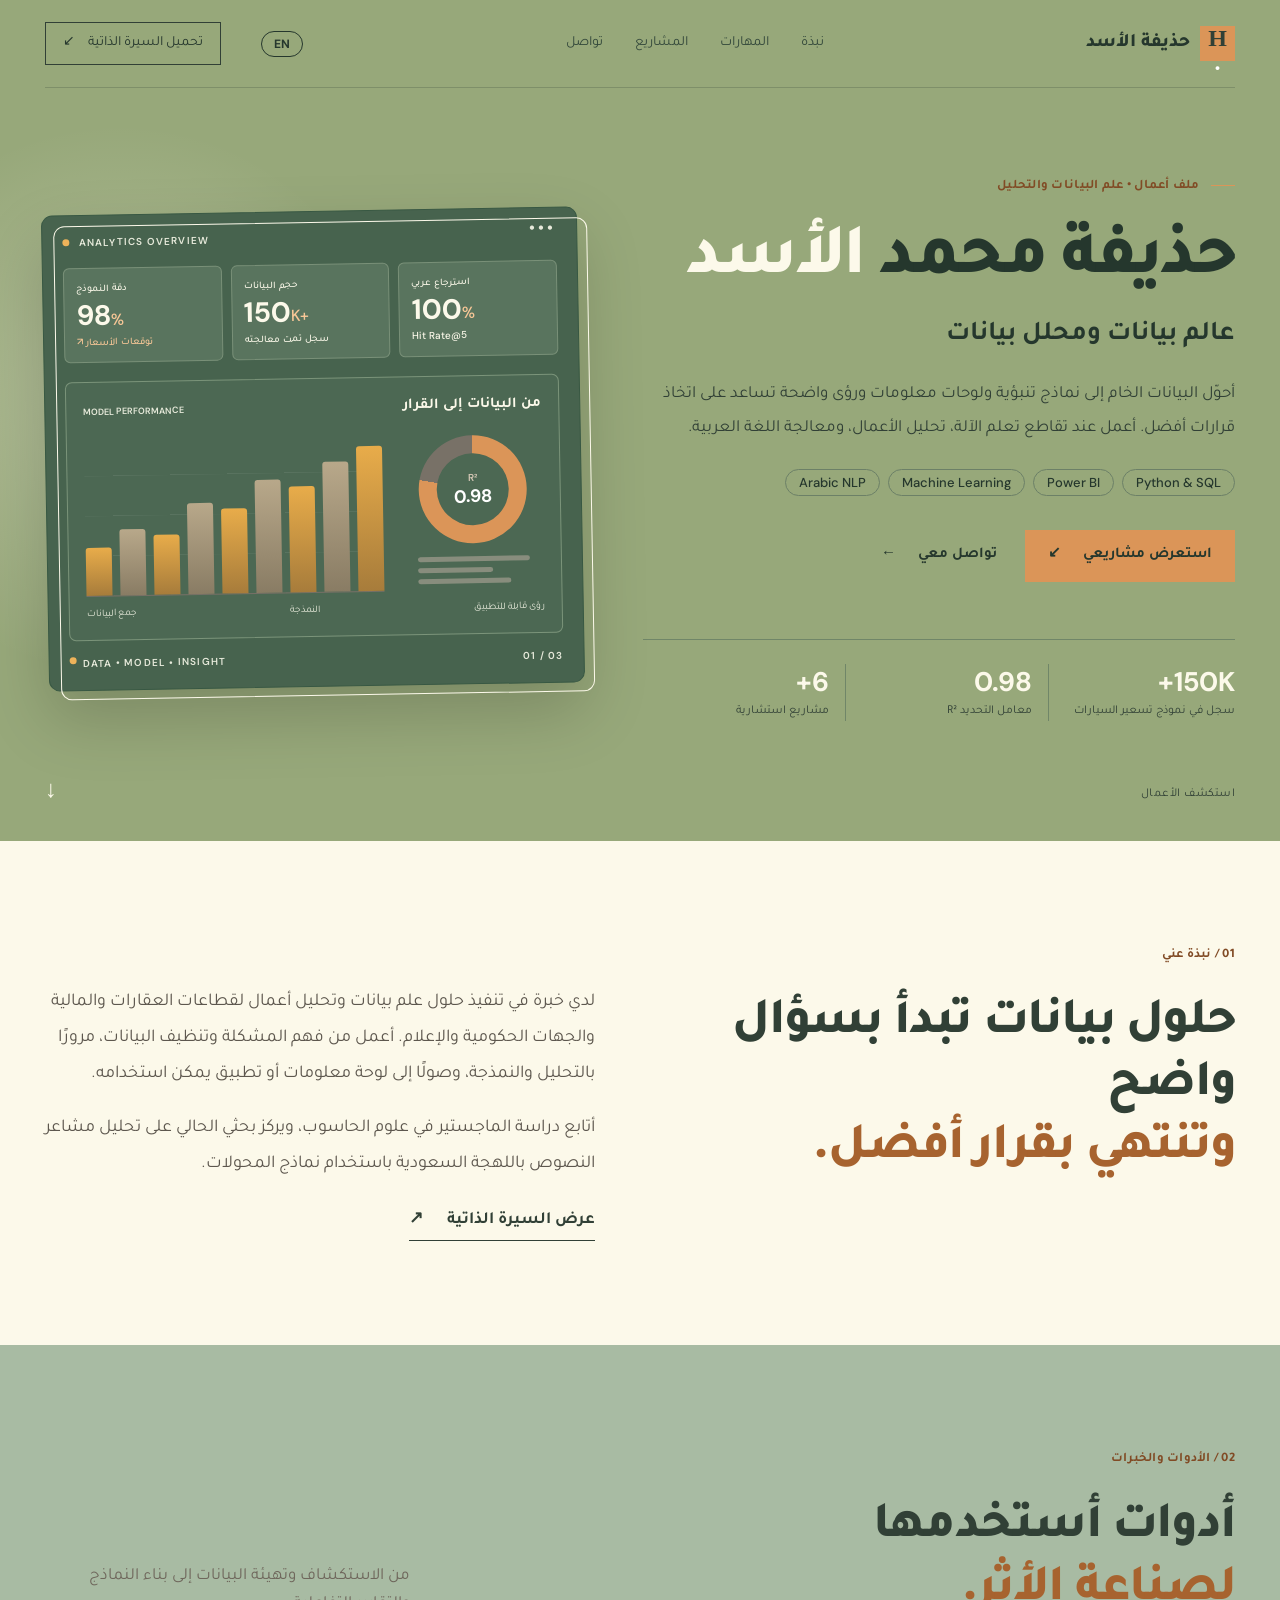
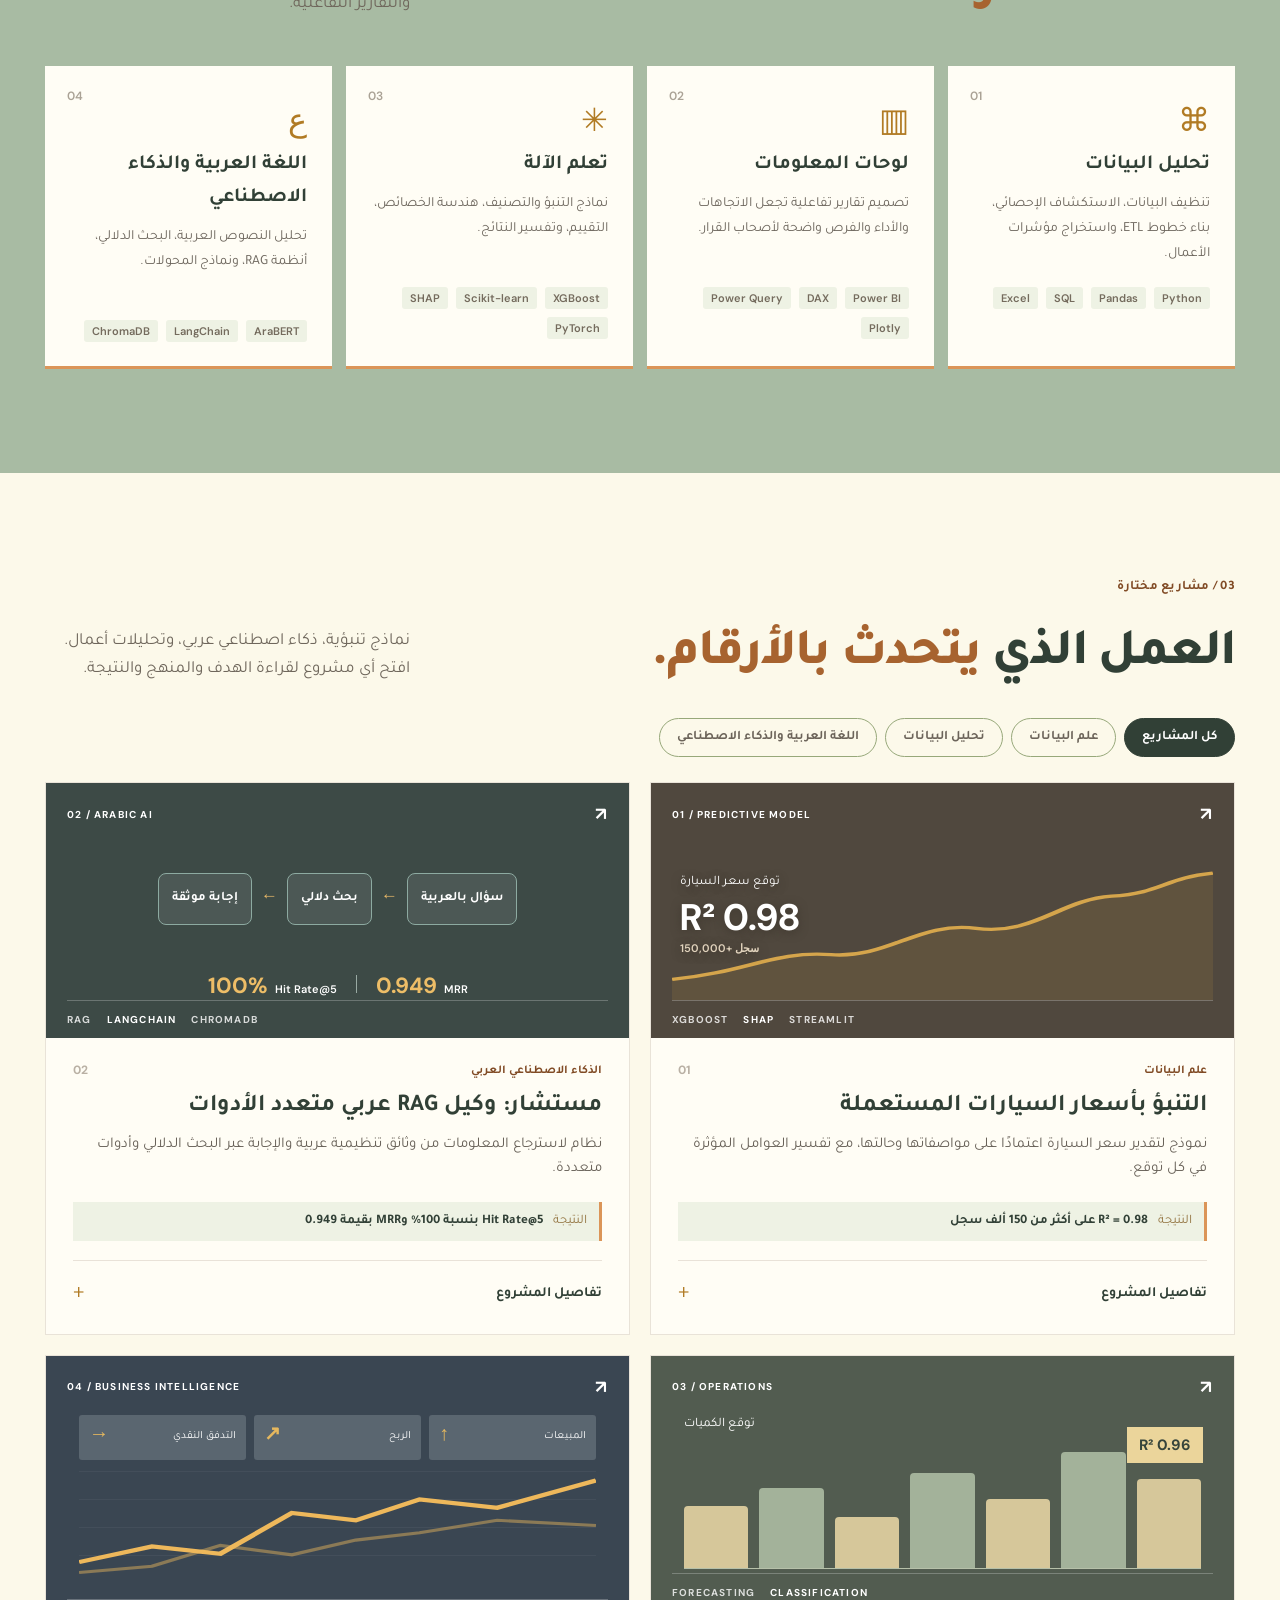
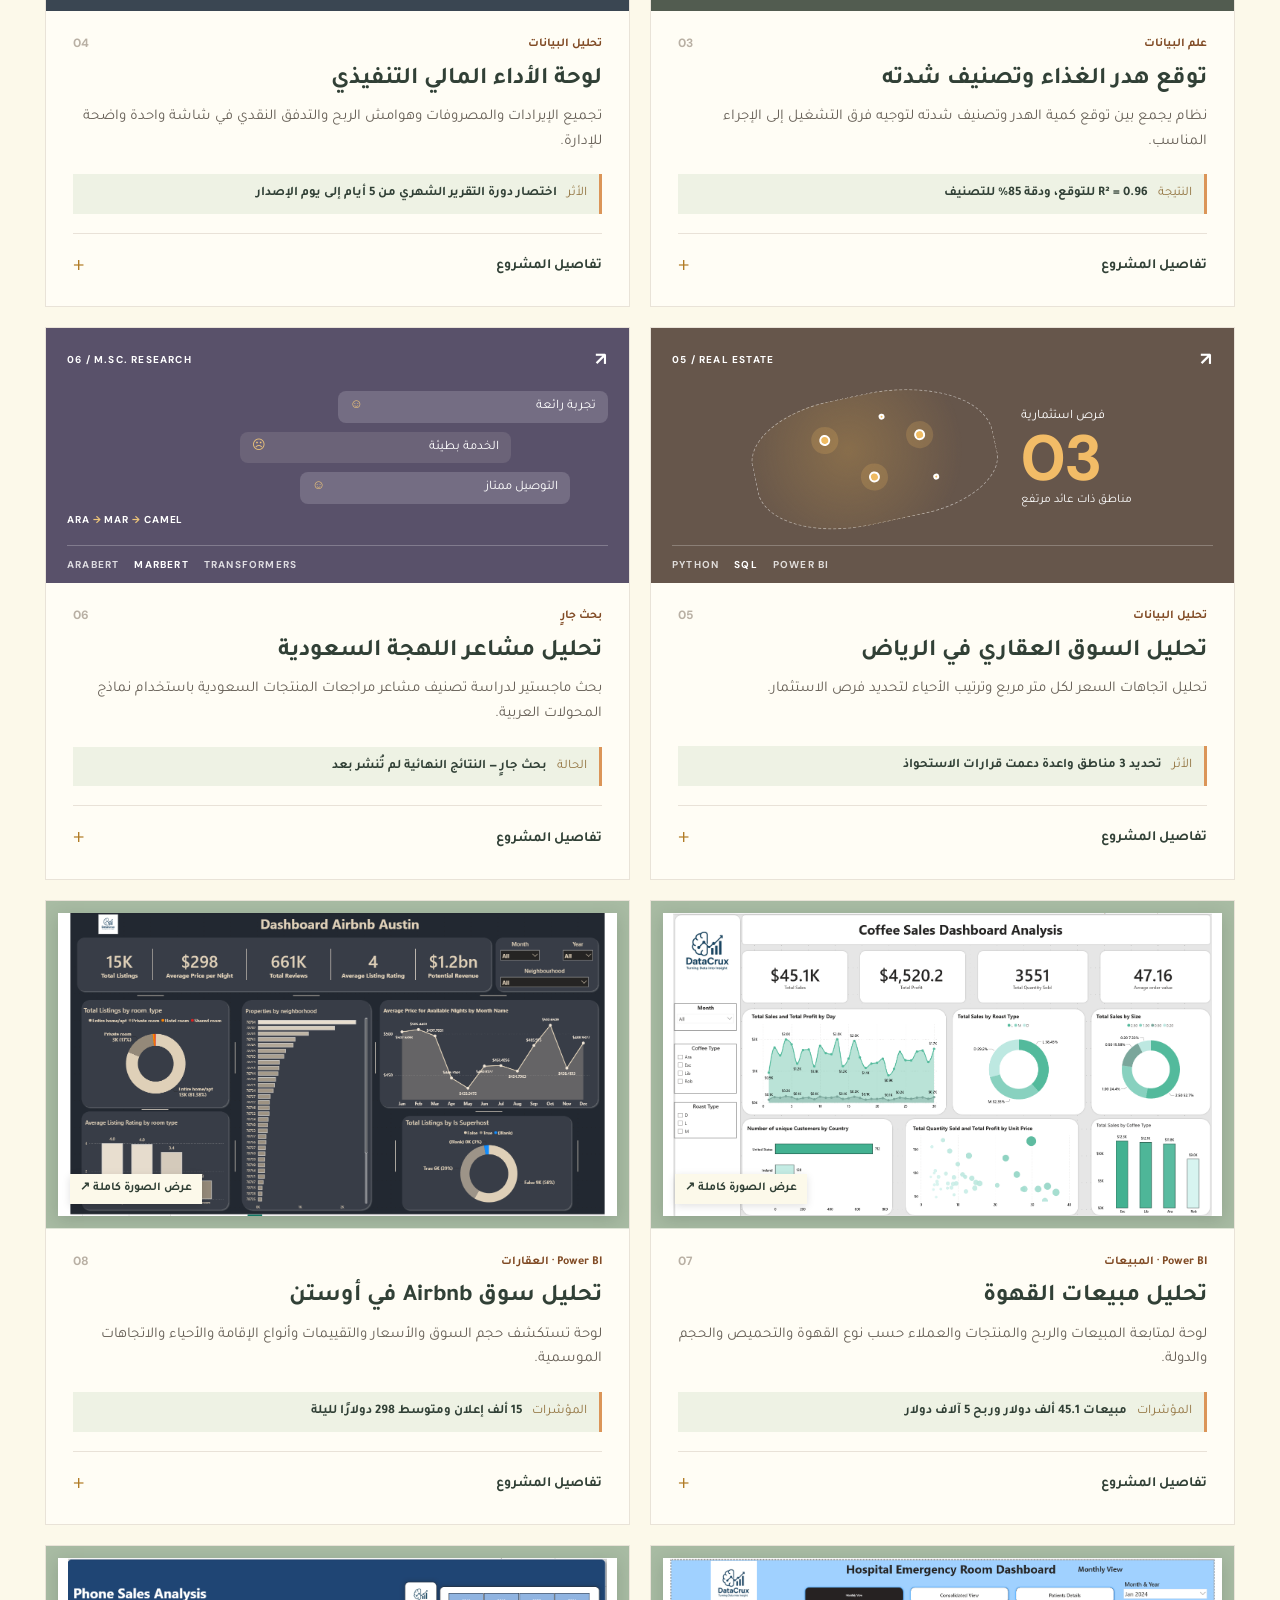
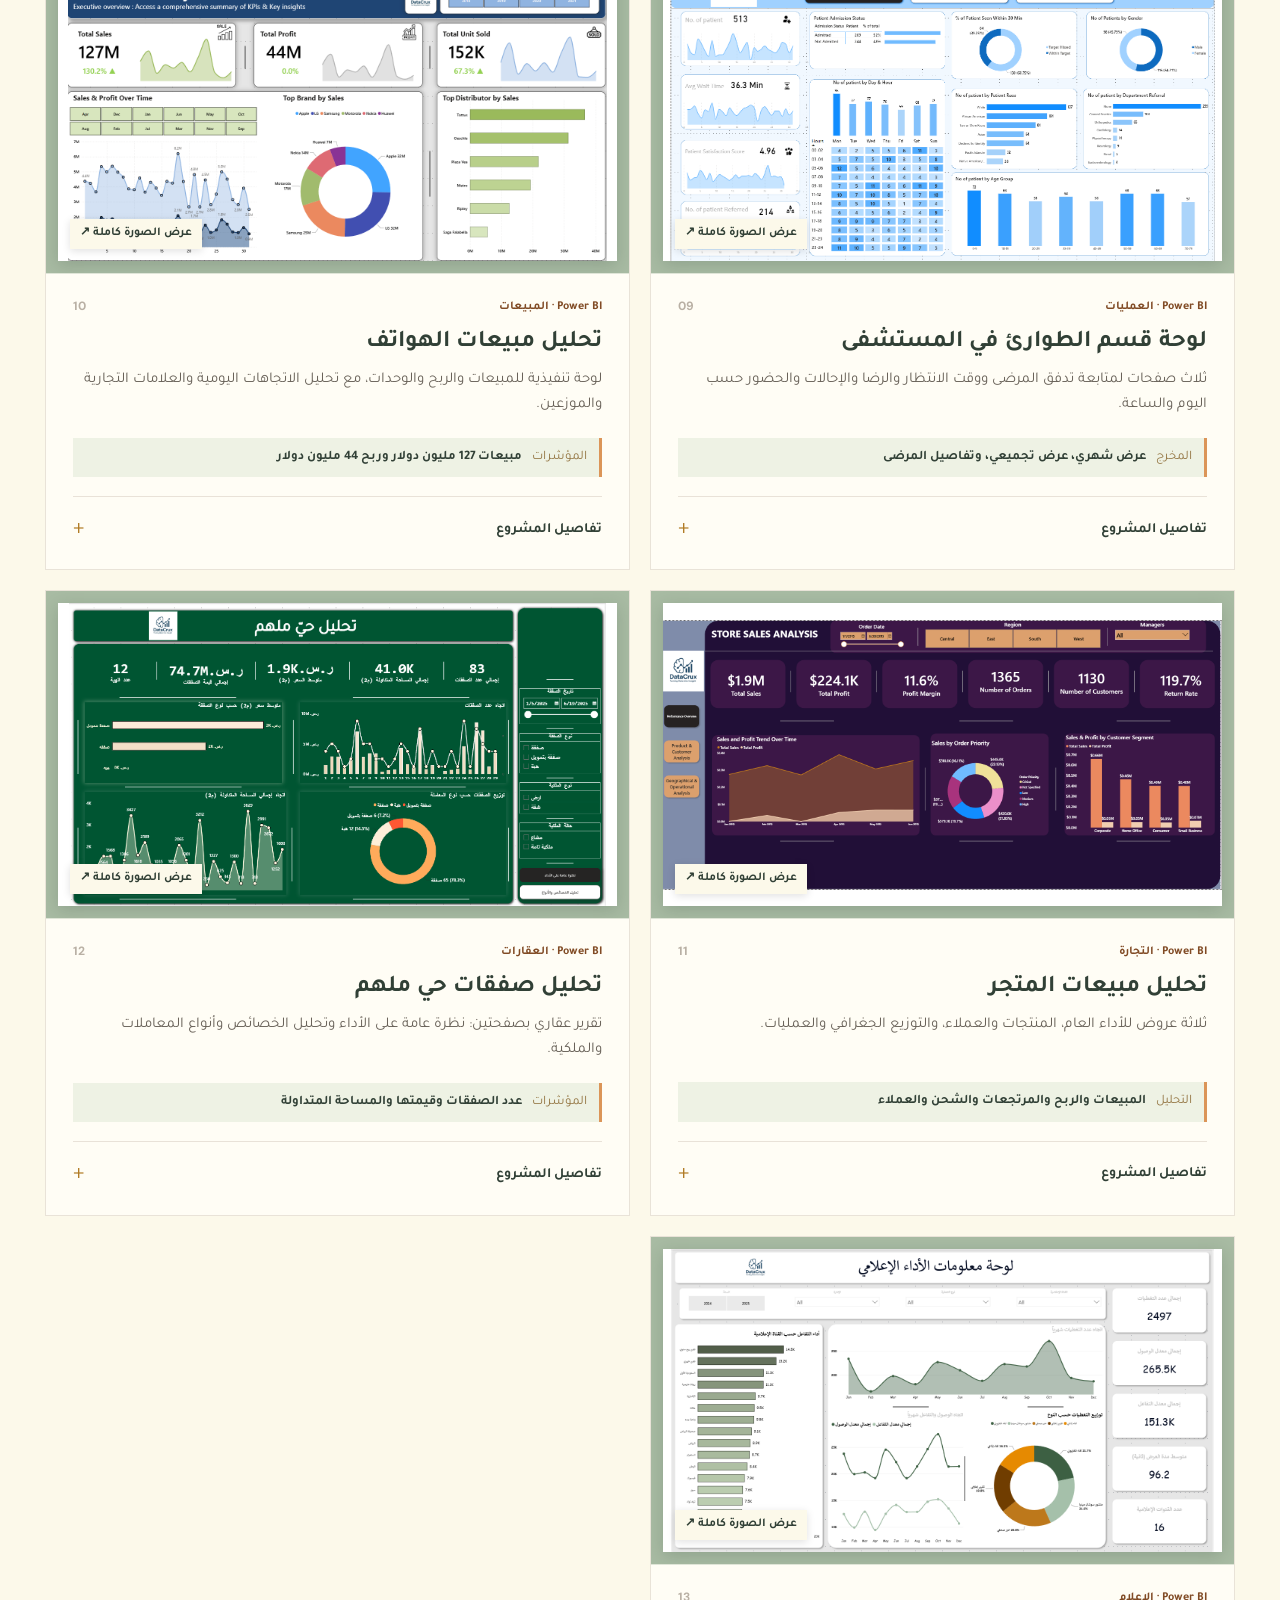
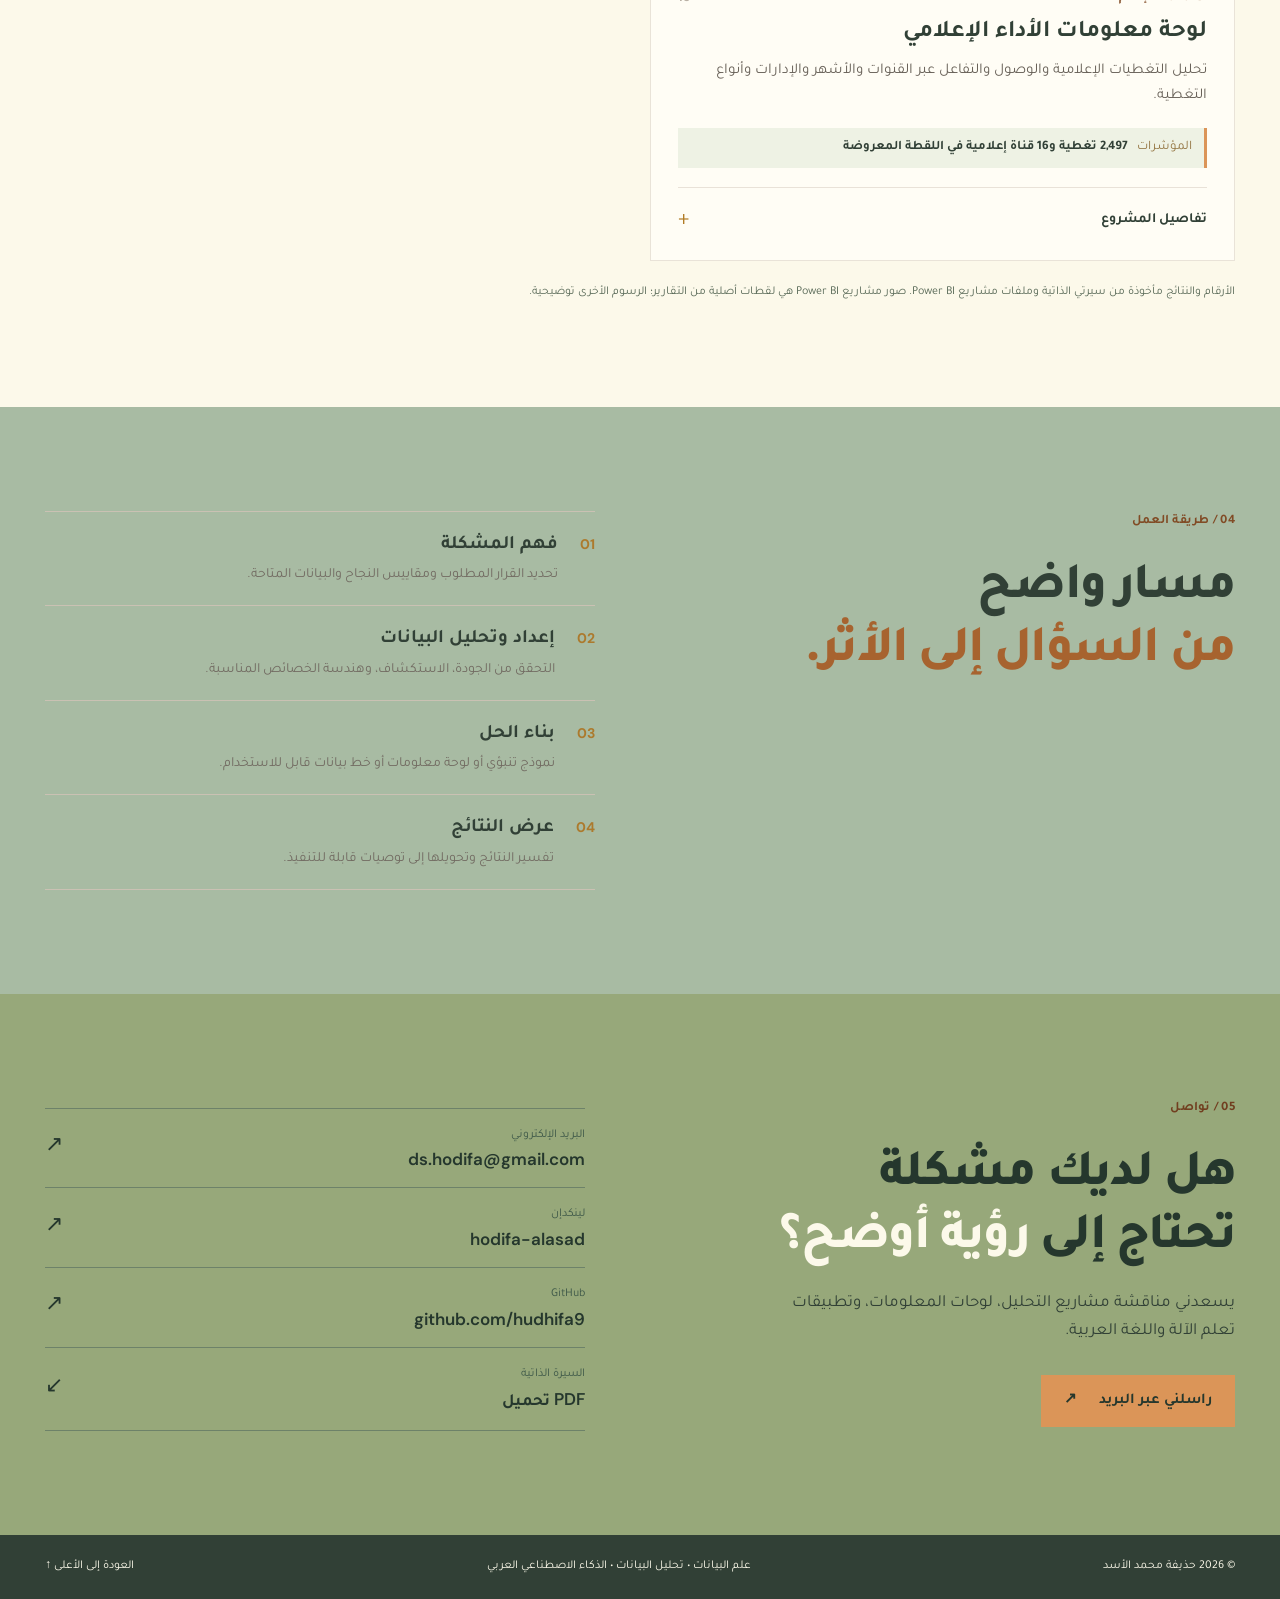
<file: index.html>
<!doctype html>
<html lang="ar" dir="rtl">

<head>
  <meta charset="utf-8">
  <meta name="viewport" content="width=device-width, initial-scale=1">
  <meta name="theme-color" content="#302e2a">
  <meta name="description"
    content="ملف أعمال حذيفة محمد الأسد في علم البيانات وتحليل البيانات: تعلم الآلة، معالجة اللغة العربية، لوحات المعلومات والتحليلات التنبؤية.">
  <title>حذيفة الأسد | علم البيانات وتحليل البيانات</title>
  <link rel="preconnect" href="https://fonts.googleapis.com">
  <link rel="preconnect" href="https://fonts.gstatic.com" crossorigin>
  <link
    href="https://fonts.googleapis.com/css2?family=DM+Sans:wght@400;500;600;700&family=Tajawal:wght@400;500;600;700;800&display=swap"
    rel="stylesheet">
  <link rel="stylesheet" href="styles.css">
  <link rel="stylesheet" href="shots.css">
</head>

<body>
  <a class="skip-link" href="#main">تخطي إلى المحتوى</a>
  <header class="site-header">
    <div class="container nav-wrap">
      <a class="brand" href="#top" aria-label="العودة إلى أعلى الصفحة"><span
          class="brand-mark">H<span>.</span></span><span>حذيفة الأسد</span></a>
      <nav aria-label="التنقل الرئيسي">
        <a href="#about">نبذة</a><a href="#skills">المهارات</a><a href="#projects">المشاريع</a><a
          href="#contact">تواصل</a>
      </nav>
      <a class="lang-switch" href="en.html" lang="en" hreflang="en" aria-label="View English version">EN</a>
      <a class="nav-cta" href="assets/Hudhaifa_Alasad_Data_Scientist.pdf" download>تحميل السيرة الذاتية <span
          aria-hidden="true">↙</span></a>
    </div>
  </header>

  <main id="main">
    <section class="hero" id="top">
      <div class="container hero-grid">
        <div class="hero-copy">
          <div class="eyebrow"><span class="eyebrow-line"></span> ملف أعمال • علم البيانات والتحليل</div>
          <h1>حذيفة محمد <em>الأسد</em></h1>
          <p class="hero-title">عالم بيانات ومحلل بيانات</p>
          <p class="hero-description">أحوّل البيانات الخام إلى نماذج تنبؤية ولوحات معلومات ورؤى واضحة تساعد على اتخاذ
            قرارات أفضل. أعمل عند تقاطع تعلم الآلة، تحليل الأعمال، ومعالجة اللغة العربية.</p>
          <div class="hero-tags"><span>Python & SQL</span><span>Power BI</span><span>Machine Learning</span><span>Arabic
              NLP</span></div>
          <div class="hero-actions"><a class="button button-primary" href="#projects">استعرض مشاريعي <span
                aria-hidden="true">↙</span></a><a class="button button-text" href="#contact">تواصل معي <span
                aria-hidden="true">←</span></a></div>
          <div class="hero-facts">
            <div><strong>+150K</strong><span>سجل في نموذج تسعير السيارات</span></div>
            <div><strong>0.98</strong><span>معامل التحديد R²</span></div>
            <div><strong>+6</strong><span>مشاريع استشارية</span></div>
          </div>
        </div>
        <div class="hero-visual" role="img"
          aria-label="تصور توضيحي للوحة تحليلات تضم مؤشرات ورسم أعمدة ومخططًا دائريًا">
          <div class="visual-top"><span><i></i> ANALYTICS OVERVIEW</span><span class="visual-dots">•••</span></div>
          <div class="metric-row">
            <div class="metric"><small>دقة النموذج</small><strong>98<span>%</span></strong><span class="positive">↗
                توقعات الأسعار</span></div>
            <div class="metric"><small>حجم البيانات</small><strong>150<span>K+</span></strong><span>سجل تمت
                معالجته</span></div>
            <div class="metric"><small>استرجاع عربي</small><strong>100<span>%</span></strong><span>Hit Rate@5</span>
            </div>
          </div>
          <div class="chart-panel">
            <div class="panel-heading"><strong>من البيانات إلى القرار</strong><span>MODEL PERFORMANCE</span></div>
            <div class="chart-body">
              <div class="bars" aria-hidden="true"><i style="--h:31%"></i><i style="--h:43%"></i><i
                  style="--h:39%"></i><i style="--h:59%"></i><i style="--h:55%"></i><i style="--h:73%"></i><i
                  style="--h:69%"></i><i style="--h:84%"></i><i style="--h:94%"></i></div>
              <div class="chart-side">
                <div class="ring"><span>R²<br><b>0.98</b></span></div>
                <div class="side-lines"><i></i><i></i><i></i></div>
              </div>
            </div>
            <div class="chart-labels"><span>جمع البيانات</span><span>النمذجة</span><span>رؤى قابلة للتطبيق</span></div>
          </div>
          <div class="visual-footer"><span class="pulse"></span> DATA • MODEL • INSIGHT <span>01 / 03</span></div>
        </div>
      </div>
      <div class="hero-bottom container"><span>استكشف الأعمال</span><a href="#about"
          aria-label="الانتقال إلى نبذة عني">↓</a></div>
    </section>

    <section class="about section" id="about">
      <div class="container about-grid">
        <div>
          <p class="section-kicker">01 / نبذة عني</p>
          <h2>حلول بيانات تبدأ بسؤال واضح<br><em>وتنتهي بقرار أفضل.</em></h2>
        </div>
        <div class="about-copy">
          <p>لدي خبرة في تنفيذ حلول علم بيانات وتحليل أعمال لقطاعات العقارات والمالية والجهات الحكومية والإعلام. أعمل من
            فهم المشكلة وتنظيف البيانات، مرورًا بالتحليل والنمذجة، وصولًا إلى لوحة معلومات أو تطبيق يمكن استخدامه.</p>
          <p>أتابع دراسة الماجستير في علوم الحاسوب، ويركز بحثي الحالي على تحليل مشاعر النصوص باللهجة السعودية باستخدام
            نماذج المحولات.</p><a class="inline-link" href="assets/Hudhaifa_Alasad_Data_Scientist.pdf" target="_blank"
            rel="noopener">عرض السيرة الذاتية <span aria-hidden="true">↗</span></a>
        </div>
      </div>
    </section>

    <section class="skills section" id="skills">
      <div class="container">
        <div class="section-heading">
          <div>
            <p class="section-kicker">02 / الأدوات والخبرات</p>
            <h2>أدوات أستخدمها<br><em>لصناعة الأثر.</em></h2>
          </div>
          <p>من الاستكشاف وتهيئة البيانات إلى بناء النماذج والتقارير التفاعلية.</p>
        </div>
        <div class="skills-grid">
          <article class="skill-card"><span class="skill-num">01</span>
            <div class="skill-icon">⌘</div>
            <h3>تحليل البيانات</h3>
            <p>تنظيف البيانات، الاستكشاف الإحصائي، بناء خطوط ETL، واستخراج مؤشرات الأعمال.</p>
            <div class="skill-tools"><span>Python</span><span>Pandas</span><span>SQL</span><span>Excel</span></div>
          </article>
          <article class="skill-card"><span class="skill-num">02</span>
            <div class="skill-icon">▥</div>
            <h3>لوحات المعلومات</h3>
            <p>تصميم تقارير تفاعلية تجعل الاتجاهات والأداء والفرص واضحة لأصحاب القرار.</p>
            <div class="skill-tools"><span>Power BI</span><span>DAX</span><span>Power Query</span><span>Plotly</span>
            </div>
          </article>
          <article class="skill-card"><span class="skill-num">03</span>
            <div class="skill-icon">✳</div>
            <h3>تعلم الآلة</h3>
            <p>نماذج التنبؤ والتصنيف، هندسة الخصائص، التقييم، وتفسير النتائج.</p>
            <div class="skill-tools"><span>XGBoost</span><span>Scikit-learn</span><span>SHAP</span><span>PyTorch</span>
            </div>
          </article>
          <article class="skill-card"><span class="skill-num">04</span>
            <div class="skill-icon">ع</div>
            <h3>اللغة العربية والذكاء الاصطناعي</h3>
            <p>تحليل النصوص العربية، البحث الدلالي، أنظمة RAG، ونماذج المحولات.</p>
            <div class="skill-tools"><span>AraBERT</span><span>LangChain</span><span>ChromaDB</span></div>
          </article>
        </div>
      </div>
    </section>

    <section class="projects section" id="projects">
      <div class="container">
        <div class="section-heading projects-heading">
          <div>
            <p class="section-kicker">03 / مشاريع مختارة</p>
            <h2>العمل الذي <em>يتحدث بالأرقام.</em></h2>
          </div>
          <p>نماذج تنبؤية، ذكاء اصطناعي عربي، وتحليلات أعمال. افتح أي مشروع لقراءة الهدف والمنهج والنتيجة.</p>
        </div>
        <div class="filters" role="group" aria-label="تصفية المشاريع"><button class="filter active" data-filter="all"
            aria-pressed="true">كل المشاريع</button><button class="filter" data-filter="science"
            aria-pressed="false">علم البيانات</button><button class="filter" data-filter="analytics"
            aria-pressed="false">تحليل البيانات</button><button class="filter" data-filter="nlp"
            aria-pressed="false">اللغة العربية والذكاء الاصطناعي</button></div>
        <div class="project-grid">
          <article class="project-card featured" data-category="science">
            <div class="project-art car-art">
              <div class="art-header"><span>01 / PREDICTIVE MODEL</span><span>↗</span></div>
              <div class="car-chart">
                <div class="chart-copy"><small>توقع سعر السيارة</small><strong>R² 0.98</strong><span>150,000+ سجل</span>
                </div><svg viewBox="0 0 320 170" preserveAspectRatio="none" aria-hidden="true">
                  <path d="M0 145 C45 136 60 110 94 115 S146 74 180 83 S230 48 260 44 S291 22 320 16" fill="none"
                    stroke="currentColor" stroke-width="4" />
                  <path d="M0 145 C45 136 60 110 94 115 S146 74 180 83 S230 48 260 44 S291 22 320 16 L320 170 L0 170Z"
                    fill="currentColor" opacity=".12" />
                </svg>
              </div>
              <div class="art-footer">XGBOOST <span>SHAP</span> STREAMLIT</div>
            </div>
            <div class="project-content">
              <div class="project-meta"><span>علم البيانات</span><span>01</span></div>
              <h3>التنبؤ بأسعار السيارات المستعملة</h3>
              <p>نموذج لتقدير سعر السيارة اعتمادًا على مواصفاتها وحالتها، مع تفسير العوامل المؤثرة في كل توقع.</p>
              <div class="project-result"><span>النتيجة</span><strong>R² = 0.98 على أكثر من 150 ألف سجل</strong></div>
              <details>
                <summary>تفاصيل المشروع <span>+</span></summary>
                <div class="details-body">
                  <div><b>الهدف</b>
                    <p>تقدير أسعار عادلة وسريعة للسيارات المستعملة.</p>
                  </div>
                  <div><b>البيانات والمنهج</b>
                    <p>هندسة خصائص الماركة والطراز والمسافة المقطوعة والحالة والسنة، ثم مقارنة النماذج وضبط XGBoost
                      وتفسير التوقعات باستخدام SHAP.</p>
                  </div>
                  <div><b>المخرج</b>
                    <p>تطبيق Streamlit للاستدلال الفوري وعرض التفسير.</p>
                  </div>
                </div>
              </details>
            </div>
          </article>
          <article class="project-card" data-category="nlp science">
            <div class="project-art rag-art">
              <div class="art-header"><span>02 / ARABIC AI</span><span>↗</span></div>
              <div class="rag-flow">
                <div>سؤال بالعربية</div><span>←</span>
                <div>بحث دلالي</div><span>←</span>
                <div>إجابة موثقة</div>
              </div>
              <div class="rag-stat"><strong>100%</strong><span>Hit
                  Rate@5</span><i></i><strong>0.949</strong><span>MRR</span></div>
              <div class="art-footer">RAG <span>LANGCHAIN</span> CHROMADB</div>
            </div>
            <div class="project-content">
              <div class="project-meta"><span>الذكاء الاصطناعي العربي</span><span>02</span></div>
              <h3>مستشار: وكيل RAG عربي متعدد الأدوات</h3>
              <p>نظام لاسترجاع المعلومات من وثائق تنظيمية عربية والإجابة عبر البحث الدلالي وأدوات متعددة.</p>
              <div class="project-result"><span>النتيجة</span><strong>Hit Rate@5 بنسبة 100% وMRR بقيمة 0.949</strong>
              </div>
              <details>
                <summary>تفاصيل المشروع <span>+</span></summary>
                <div class="details-body">
                  <div><b>الهدف</b>
                    <p>تسهيل الوصول إلى الإجابات داخل الوثائق التنظيمية العربية.</p>
                  </div>
                  <div><b>البيانات والمنهج</b>
                    <p>تضمين النصوص بنموذج multilingual-e5-large، تخزين المتجهات في ChromaDB، وتوجيه الاستعلامات إلى
                      البحث الدلالي أو SQL أو الويب.</p>
                  </div>
                  <div><b>المخرج</b>
                    <p>واجهة عربية باتجاه RTL مبنية باستخدام Streamlit.</p>
                  </div>
                </div>
              </details>
            </div>
          </article>
          <article class="project-card" data-category="science analytics">
            <div class="project-art waste-art">
              <div class="art-header"><span>03 / OPERATIONS</span><span>↗</span></div>
              <div class="waste-chart">
                <div class="mini-label">توقع الكميات</div>
                <div class="waste-bars"><i style="--h:48%"></i><i style="--h:62%"></i><i style="--h:40%"></i><i
                    style="--h:74%"></i><i style="--h:54%"></i><i style="--h:90%"></i><i style="--h:69%"></i></div>
                <div class="waste-badge">R² 0.96</div>
              </div>
              <div class="art-footer">FORECASTING <span>CLASSIFICATION</span></div>
            </div>
            <div class="project-content">
              <div class="project-meta"><span>علم البيانات</span><span>03</span></div>
              <h3>توقع هدر الغذاء وتصنيف شدته</h3>
              <p>نظام يجمع بين توقع كمية الهدر وتصنيف شدته لتوجيه فرق التشغيل إلى الإجراء المناسب.</p>
              <div class="project-result"><span>النتيجة</span><strong>R² = 0.96 للتوقع، ودقة 85% للتصنيف</strong></div>
              <details>
                <summary>تفاصيل المشروع <span>+</span></summary>
                <div class="details-body">
                  <div><b>الهدف</b>
                    <p>تحديد حجم الهدر المتوقع ومستوى خطورته وأسبابه.</p>
                  </div>
                  <div><b>البيانات والمنهج</b>
                    <p>بيانات تضم أكثر من 13 ألف سجل، ونموذجا انحدار وتصنيف مع مصفوفة قرار 3×3 تربط الشدة بالسبب.</p>
                  </div>
                  <div><b>المخرج</b>
                    <p>توصيات تشغيلية آلية وتطبيق تفاعلي.</p>
                  </div>
                </div>
              </details>
            </div>
          </article>
          <article class="project-card" data-category="analytics">
            <div class="project-art business-art">
              <div class="art-header"><span>04 / BUSINESS INTELLIGENCE</span><span>↗</span></div>
              <div class="business-dashboard">
                <div class="business-kpis">
                  <span><small>المبيعات</small><b>↑</b></span><span><small>الربح</small><b>↗</b></span><span><small>التدفق
                      النقدي</small><b>→</b></span></div>
                <div class="business-lines"><svg viewBox="0 0 340 110" preserveAspectRatio="none" aria-hidden="true">
                    <polyline points="0,90 48,75 93,82 140,43 182,50 224,30 275,38 340,12" fill="none"
                      stroke="currentColor" stroke-width="4" />
                    <polyline points="0,100 48,94 93,74 140,83 182,69 224,62 275,50 340,55" fill="none"
                      stroke="currentColor" stroke-width="3" opacity=".45" />
                  </svg></div>
              </div>
              <div class="art-footer">SQL <span>POWER BI</span> DAX</div>
            </div>
            <div class="project-content">
              <div class="project-meta"><span>تحليل البيانات</span><span>04</span></div>
              <h3>لوحة الأداء المالي التنفيذي</h3>
              <p>تجميع الإيرادات والمصروفات وهوامش الربح والتدفق النقدي في شاشة واحدة واضحة للإدارة.</p>
              <div class="project-result"><span>الأثر</span><strong>اختصار دورة التقرير الشهري من 5 أيام إلى يوم
                  الإصدار</strong></div>
              <details>
                <summary>تفاصيل المشروع <span>+</span></summary>
                <div class="details-body">
                  <div><b>الهدف</b>
                    <p>توفير رؤية مالية موحدة ومحدثة لصناع القرار.</p>
                  </div>
                  <div><b>البيانات والمنهج</b>
                    <p>نمذجة بيانات SQL وتجميع مسارات الإيراد والمصروفات، ثم بناء مقاييس وتقارير Power BI تفاعلية.</p>
                  </div>
                  <div><b>المخرج</b>
                    <p>لوحة تنفيذية لمتابعة مؤشرات الأداء والهوامش والتدفق النقدي.</p>
                  </div>
                </div>
              </details>
            </div>
          </article>
          <article class="project-card" data-category="analytics science">
            <div class="project-art real-art">
              <div class="art-header"><span>05 / REAL ESTATE</span><span>↗</span></div>
              <div class="real-visual">
                <div class="real-map"><i></i><i></i><i></i><i></i><i></i></div>
                <div class="real-copy"><small>فرص استثمارية</small><strong>03</strong><span>مناطق ذات عائد مرتفع</span>
                </div>
              </div>
              <div class="art-footer">PYTHON <span>SQL</span> POWER BI</div>
            </div>
            <div class="project-content">
              <div class="project-meta"><span>تحليل البيانات</span><span>05</span></div>
              <h3>تحليل السوق العقاري في الرياض</h3>
              <p>تحليل اتجاهات السعر لكل متر مربع وترتيب الأحياء لتحديد فرص الاستثمار.</p>
              <div class="project-result"><span>الأثر</span><strong>تحديد 3 مناطق واعدة دعمت قرارات الاستحواذ</strong>
              </div>
              <details>
                <summary>تفاصيل المشروع <span>+</span></summary>
                <div class="details-body">
                  <div><b>الهدف</b>
                    <p>فهم فروق الأسعار بين المناطق والعوامل المؤثرة في قيم العقارات.</p>
                  </div>
                  <div><b>البيانات والمنهج</b>
                    <p>استعلامات SQL متقدمة وتحليل Python لبيانات المواقع والمساحات وتاريخ الأسعار، مع عرض النتائج في
                      Power BI.</p>
                  </div>
                  <div><b>المخرج</b>
                    <p>ترتيب للمناطق الاستثمارية ومؤشرات سعر المتر المربع.</p>
                  </div>
                </div>
              </details>
            </div>
          </article>
          <article class="project-card" data-category="nlp science">
            <div class="project-art sentiment-art">
              <div class="art-header"><span>06 / M.SC. RESEARCH</span><span>↗</span></div>
              <div class="sentiment-visual">
                <div class="speech one">تجربة رائعة <span>☺</span></div>
                <div class="speech two">الخدمة بطيئة <span>☹</span></div>
                <div class="speech three">التوصيل ممتاز <span>☺</span></div>
                <div class="sentiment-line">ARA <span>→</span> MAR <span>→</span> CAMEL</div>
              </div>
              <div class="art-footer">ARABERT <span>MARBERT</span> TRANSFORMERS</div>
            </div>
            <div class="project-content">
              <div class="project-meta"><span>بحث جارٍ</span><span>06</span></div>
              <h3>تحليل مشاعر اللهجة السعودية</h3>
              <p>بحث ماجستير لدراسة تصنيف مشاعر مراجعات المنتجات السعودية باستخدام نماذج المحولات العربية.</p>
              <div class="project-result"><span>الحالة</span><strong>بحث جارٍ — النتائج النهائية لم تُنشر بعد</strong>
              </div>
              <details>
                <summary>تفاصيل المشروع <span>+</span></summary>
                <div class="details-body">
                  <div><b>الهدف</b>
                    <p>فهم أثر خصائص اللهجة السعودية على دقة تصنيف مشاعر المستهلكين.</p>
                  </div>
                  <div><b>البيانات والمنهج</b>
                    <p>ضبط AraBERT وMARBERT وCAMeLBERT على مجموعات مراجعات منتجات سعودية، ودراسة انتقال التعلم بين
                      اللهجات.</p>
                  </div>
                  <div><b>المخرج المتوقع</b>
                    <p>مقارنة منهجية للنماذج وأنماط المشاعر عبر فئات المنتجات.</p>
                  </div>
                </div>
              </details>
            </div>
          </article>
          <article class="project-card" data-category="analytics"><a class="project-shot"
              href="assets/coffee-sales-dashboard.png" target="_blank" rel="noopener"
              aria-label="عرض لقطة لوحة تحليل مبيعات القهوة بحجمها الكامل"><img src="assets/coffee-sales-dashboard.png"
                alt="لقطة لوحة تحليل مبيعات القهوة" loading="lazy" decoding="async"><span class="shot-open">عرض الصورة
                كاملة ↗</span></a>
            <div class="project-content">
              <div class="project-meta"><span>Power BI · المبيعات</span><span>07</span></div>
              <h3>تحليل مبيعات القهوة</h3>
              <p>لوحة لمتابعة المبيعات والربح والمنتجات والعملاء حسب نوع القهوة والتحميص والحجم والدولة.</p>
              <div class="project-result"><span>المؤشرات</span><strong>مبيعات 45.1 ألف دولار وربح 5 آلاف دولار</strong>
              </div>
              <details>
                <summary>تفاصيل المشروع <span>+</span></summary>
                <div class="details-body">
                  <div><b>الهدف</b>
                    <p>فهم أداء منتجات القهوة وأنماط شراء العملاء.</p>
                  </div>
                  <div><b>المنهج</b>
                    <p>مؤشرات إجمالية، اتجاهات يومية، توزيع أنواع القهوة والتحميص، وتحليل العملاء حسب الدولة مع مرشحات
                      تفاعلية.</p>
                  </div>
                </div>
              </details>
            </div>
          </article>
          <article class="project-card" data-category="analytics"><a class="project-shot"
              href="assets/airbnb-austin-dashboard.png" target="_blank" rel="noopener"
              aria-label="عرض لقطة لوحة تحليل سوق Airbnb في أوستن بحجمها الكامل"><img
                src="assets/airbnb-austin-dashboard.png" alt="لقطة لوحة تحليل سوق Airbnb في أوستن" loading="lazy"
                decoding="async"><span class="shot-open">عرض الصورة كاملة ↗</span></a>
            <div class="project-content">
              <div class="project-meta"><span>Power BI · العقارات</span><span>08</span></div>
              <h3>تحليل سوق Airbnb في أوستن</h3>
              <p>لوحة تستكشف حجم السوق والأسعار والتقييمات وأنواع الإقامة والأحياء والاتجاهات الموسمية.</p>
              <div class="project-result"><span>المؤشرات</span><strong>15 ألف إعلان ومتوسط 298 دولارًا لليلة</strong>
              </div>
              <details>
                <summary>تفاصيل المشروع <span>+</span></summary>
                <div class="details-body">
                  <div><b>الهدف</b>
                    <p>دعم المضيفين والمستثمرين في فهم سوق الإيجار قصير الأجل.</p>
                  </div>
                  <div><b>المنهج</b>
                    <p>مقارنة أنواع الغرف والأحياء والتقييمات والأسعار الشهرية، مع التصفية حسب الشهر والسنة والحي.</p>
                  </div>
                </div>
              </details>
            </div>
          </article>
          <article class="project-card" data-category="analytics"><a class="project-shot"
              href="assets/hospital-er-dashboard.png" target="_blank" rel="noopener"
              aria-label="عرض لقطة لوحة قسم الطوارئ بحجمها الكامل"><img src="assets/hospital-er-dashboard.png"
                alt="لقطة لوحة قسم الطوارئ" loading="lazy" decoding="async"><span class="shot-open">عرض الصورة كاملة
                ↗</span></a>
            <div class="project-content">
              <div class="project-meta"><span>Power BI · العمليات</span><span>09</span></div>
              <h3>لوحة قسم الطوارئ في المستشفى</h3>
              <p>ثلاث صفحات لمتابعة تدفق المرضى ووقت الانتظار والرضا والإحالات والحضور حسب اليوم والساعة.</p>
              <div class="project-result"><span>المخرج</span><strong>عرض شهري، عرض تجميعي، وتفاصيل المرضى</strong></div>
              <details>
                <summary>تفاصيل المشروع <span>+</span></summary>
                <div class="details-body">
                  <div><b>الهدف</b>
                    <p>إظهار مؤشرات تشغيل الطوارئ لدعم تخطيط الموارد وتحسين تجربة المرضى.</p>
                  </div>
                  <div><b>المنهج</b>
                    <p>مؤشرات المرضى والانتظار والقبول، وتحليل توزيع الزيارات حسب الوقت والخصائص الديموغرافية، مع مرشحات
                      التاريخ.</p>
                  </div>
                </div>
              </details>
            </div>
          </article>
          <article class="project-card" data-category="analytics"><a class="project-shot"
              href="assets/phone-sales-dashboard.png" target="_blank" rel="noopener"
              aria-label="عرض لقطة لوحة تحليل مبيعات الهواتف بحجمها الكامل"><img src="assets/phone-sales-dashboard.png"
                alt="لقطة لوحة تحليل مبيعات الهواتف" loading="lazy" decoding="async"><span class="shot-open">عرض الصورة
                كاملة ↗</span></a>
            <div class="project-content">
              <div class="project-meta"><span>Power BI · المبيعات</span><span>10</span></div>
              <h3>تحليل مبيعات الهواتف</h3>
              <p>لوحة تنفيذية للمبيعات والربح والوحدات، مع تحليل الاتجاهات اليومية والعلامات التجارية والموزعين.</p>
              <div class="project-result"><span>المؤشرات</span><strong>مبيعات 127 مليون دولار وربح 44 مليون
                  دولار</strong></div>
              <details>
                <summary>تفاصيل المشروع <span>+</span></summary>
                <div class="details-body">
                  <div><b>الهدف</b>
                    <p>تحديد العلامات التجارية والموزعين الأعلى أداءً.</p>
                  </div>
                  <div><b>المنهج</b>
                    <p>اتجاهات المبيعات والربح عبر الزمن، وحصة العلامات التجارية وأداء الموزعين مع مرشحات السنة والشهر.
                    </p>
                  </div>
                </div>
              </details>
            </div>
          </article>
          <article class="project-card" data-category="analytics"><a class="project-shot"
              href="assets/store-sales-dashboard.png" target="_blank" rel="noopener"
              aria-label="عرض لقطة لوحة تحليل مبيعات المتجر بحجمها الكامل"><img src="assets/store-sales-dashboard.png"
                alt="لقطة لوحة تحليل مبيعات المتجر" loading="lazy" decoding="async"><span class="shot-open">عرض الصورة
                كاملة ↗</span></a>
            <div class="project-content">
              <div class="project-meta"><span>Power BI · التجارة</span><span>11</span></div>
              <h3>تحليل مبيعات المتجر</h3>
              <p>ثلاثة عروض للأداء العام، المنتجات والعملاء، والتوزيع الجغرافي والعمليات.</p>
              <div class="project-result"><span>التحليل</span><strong>المبيعات والربح والمرتجعات والشحن
                  والعملاء</strong></div>
              <details>
                <summary>تفاصيل المشروع <span>+</span></summary>
                <div class="details-body">
                  <div><b>الهدف</b>
                    <p>توضيح مصادر الربح وفرص تحسين المنتجات والتوزيع والشحن.</p>
                  </div>
                  <div><b>المنهج</b>
                    <p>مؤشرات الأداء والهوامش، مقارنة فئات المنتجات والعملاء، وتحليل المدن وأنماط الشحن ومعدل المرتجعات.
                    </p>
                  </div>
                </div>
              </details>
            </div>
          </article>
          <article class="project-card" data-category="analytics"><a class="project-shot"
              href="assets/mulham-real-estate-dashboard.png" target="_blank" rel="noopener"
              aria-label="عرض لقطة لوحة تحليل صفقات حي ملهم بحجمها الكامل"><img
                src="assets/mulham-real-estate-dashboard.png" alt="لقطة لوحة تحليل صفقات حي ملهم" loading="lazy"
                decoding="async"><span class="shot-open">عرض الصورة كاملة ↗</span></a>
            <div class="project-content">
              <div class="project-meta"><span>Power BI · العقارات</span><span>12</span></div>
              <h3>تحليل صفقات حي ملهم</h3>
              <p>تقرير عقاري بصفحتين: نظرة عامة على الأداء وتحليل الخصائص وأنواع المعاملات والملكية.</p>
              <div class="project-result"><span>المؤشرات</span><strong>عدد الصفقات وقيمتها والمساحة المتداولة</strong>
              </div>
              <details>
                <summary>تفاصيل المشروع <span>+</span></summary>
                <div class="details-body">
                  <div><b>الهدف</b>
                    <p>متابعة حركة الصفقات وتوزيعها حسب خصائص العقار والمعاملة.</p>
                  </div>
                  <div><b>المنهج</b>
                    <p>اتجاه عدد الصفقات والمساحة المتداولة، وتحليل فئات المساحة ونوع الصفقة والملكية والصفقات الهامة.
                    </p>
                  </div>
                </div>
              </details>
            </div>
          </article>
          <article class="project-card" data-category="analytics"><a class="project-shot"
              href="assets/media-performance-dashboard.png" target="_blank" rel="noopener"
              aria-label="عرض لقطة لوحة الأداء الإعلامي بحجمها الكامل"><img src="assets/media-performance-dashboard.png"
                alt="لقطة لوحة معلومات الأداء الإعلامي" loading="lazy" decoding="async"><span class="shot-open">عرض
                الصورة كاملة ↗</span></a>
            <div class="project-content">
              <div class="project-meta"><span>Power BI · الإعلام</span><span>13</span></div>
              <h3>لوحة معلومات الأداء الإعلامي</h3>
              <p>تحليل التغطيات الإعلامية والوصول والتفاعل عبر القنوات والأشهر والإدارات وأنواع التغطية.</p>
              <div class="project-result"><span>المؤشرات</span><strong>2,497 تغطية و16 قناة إعلامية في اللقطة
                  المعروضة</strong></div>
              <details>
                <summary>تفاصيل المشروع <span>+</span></summary>
                <div class="details-body">
                  <div><b>الهدف</b>
                    <p>مقارنة أداء القنوات الإعلامية وتتبع اتجاه التغطيات والوصول والتفاعل.</p>
                  </div>
                  <div><b>المنهج</b>
                    <p>مؤشرات إجمالية، اتجاهات شهرية، توزيع حسب نوع التغطية، ومقارنة القنوات مع مرشحات السنة والإدارة
                      والنوع والقناة.</p>
                  </div>
                </div>
              </details>
            </div>
          </article>
        </div>
        <p class="project-note">الأرقام والنتائج مأخوذة من سيرتي الذاتية وملفات مشاريع Power BI. صور مشاريع Power BI هي
          لقطات أصلية من التقارير؛ الرسوم الأخرى توضيحية.</p>
      </div>
    </section>

    <section class="approach section">
      <div class="container approach-grid">
        <div>
          <p class="section-kicker">04 / طريقة العمل</p>
          <h2>مسار واضح<br><em>من السؤال إلى الأثر.</em></h2>
        </div>
        <div class="steps">
          <div><span>01</span>
            <div>
              <h3>فهم المشكلة</h3>
              <p>تحديد القرار المطلوب ومقاييس النجاح والبيانات المتاحة.</p>
            </div>
          </div>
          <div><span>02</span>
            <div>
              <h3>إعداد وتحليل البيانات</h3>
              <p>التحقق من الجودة، الاستكشاف، وهندسة الخصائص المناسبة.</p>
            </div>
          </div>
          <div><span>03</span>
            <div>
              <h3>بناء الحل</h3>
              <p>نموذج تنبؤي أو لوحة معلومات أو خط بيانات قابل للاستخدام.</p>
            </div>
          </div>
          <div><span>04</span>
            <div>
              <h3>عرض النتائج</h3>
              <p>تفسير النتائج وتحويلها إلى توصيات قابلة للتنفيذ.</p>
            </div>
          </div>
        </div>
      </div>
    </section>

    <section class="contact section" id="contact">
      <div class="container contact-grid">
        <div>
          <p class="section-kicker">05 / تواصل</p>
          <h2>هل لديك مشكلة<br>تحتاج إلى <em>رؤية أوضح؟</em></h2>
          <p>يسعدني مناقشة مشاريع التحليل، لوحات المعلومات، وتطبيقات تعلم الآلة واللغة العربية.</p><a
            class="button button-primary"
            href="mailto:ds.hodifa@gmail.com?subject=استفسار%20حول%20مشروع%20بيانات">راسلني عبر البريد <span
              aria-hidden="true">↗</span></a>
        </div>
        <div class="contact-links"><a href="mailto:ds.hodifa@gmail.com"><span>البريد
              الإلكتروني</span><strong>ds.hodifa@gmail.com</strong><b aria-hidden="true">↗</b></a><a
            href="https://www.linkedin.com/in/hodifa-alasad" target="_blank"
            rel="noopener noreferrer"><span>لينكدإن</span><strong>hodifa-alasad</strong><b
              aria-hidden="true">↗</b></a><a href="https://github.com/hudhifa9" target="_blank"
            rel="noopener noreferrer"><span>GitHub</span><strong>github.com/hudhifa9</strong><b
              aria-hidden="true">↗</b></a><a href="assets/Hudhaifa_Alasad_Data_Scientist.pdf" download><span>السيرة
              الذاتية</span><strong>تحميل PDF</strong><b aria-hidden="true">↙</b></a></div>
      </div>
    </section>
  </main>
  <footer>
    <div class="container footer-wrap"><span>© <span id="year">2026</span> حذيفة محمد الأسد</span><span>علم البيانات •
        تحليل البيانات • الذكاء الاصطناعي العربي</span><a href="#top">العودة إلى الأعلى ↑</a></div>
  </footer>
  <script src="script.js"></script>
</body>

</html>
</file>
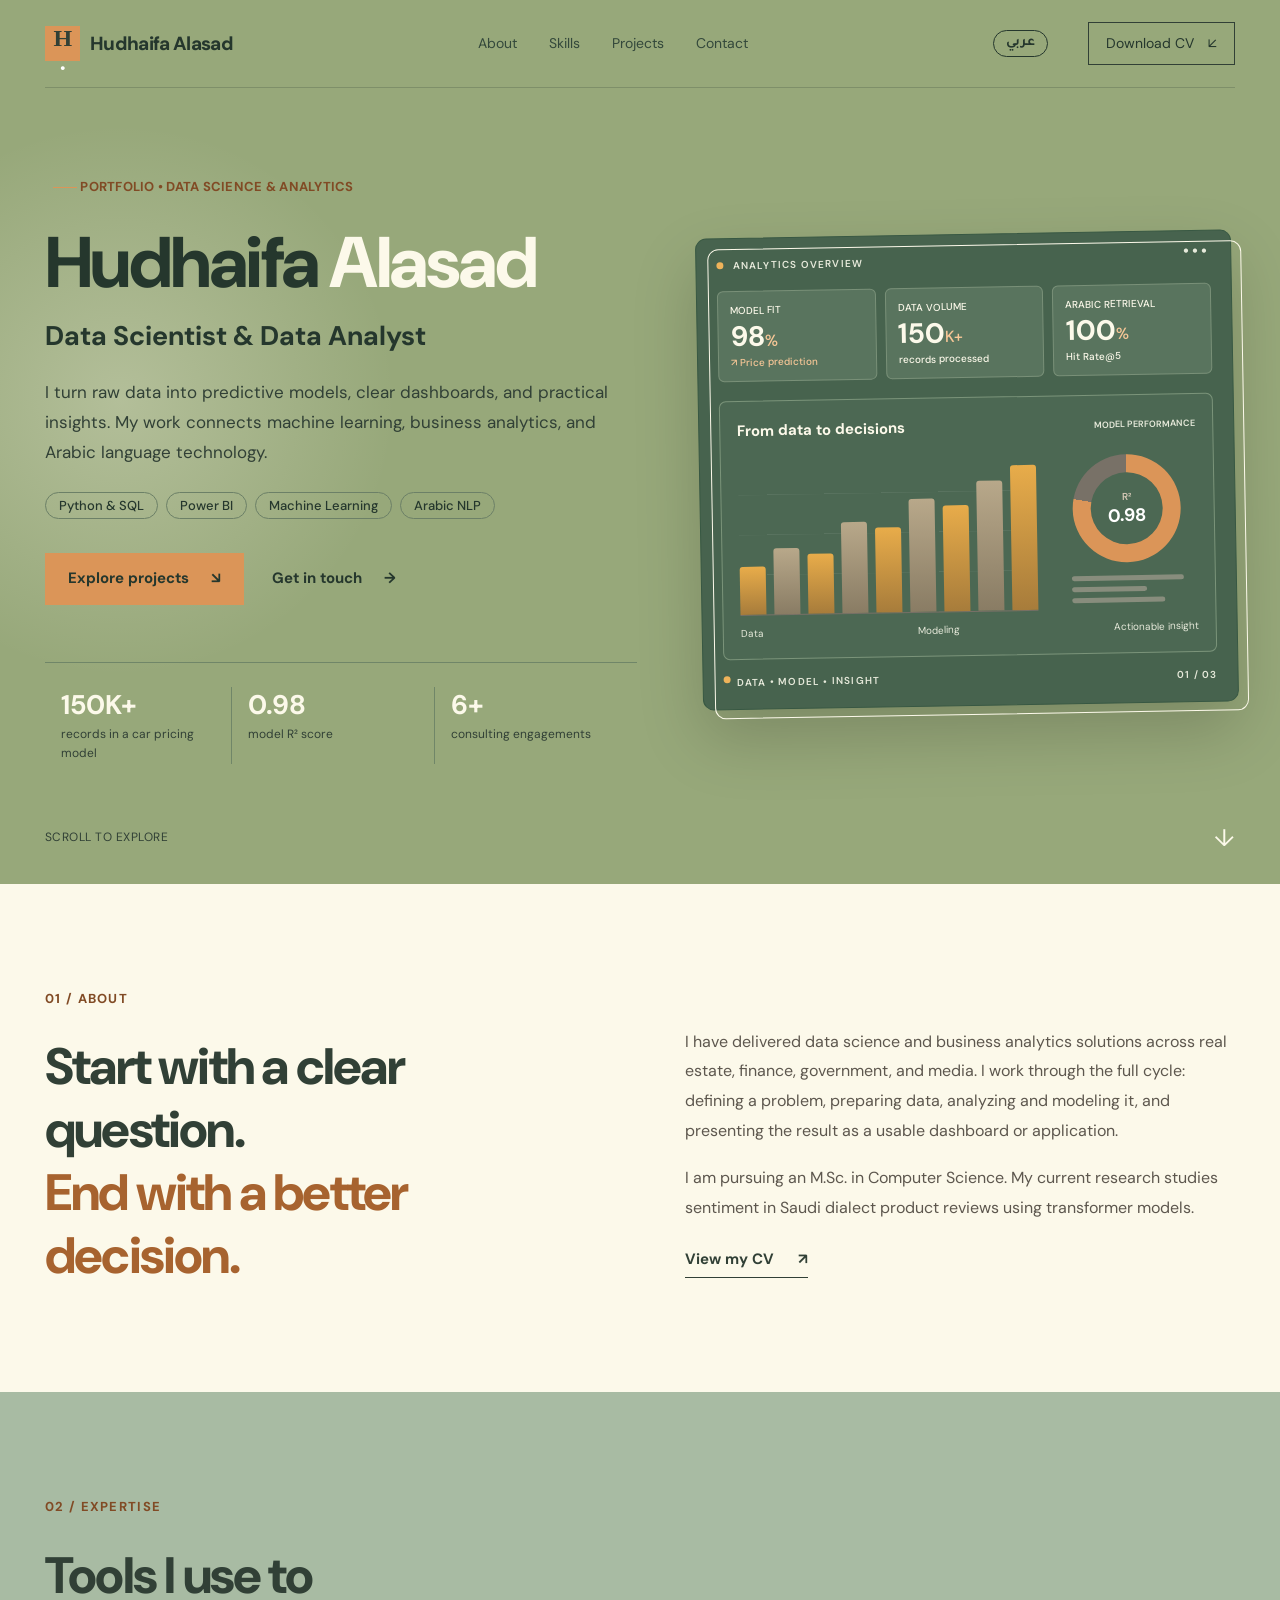
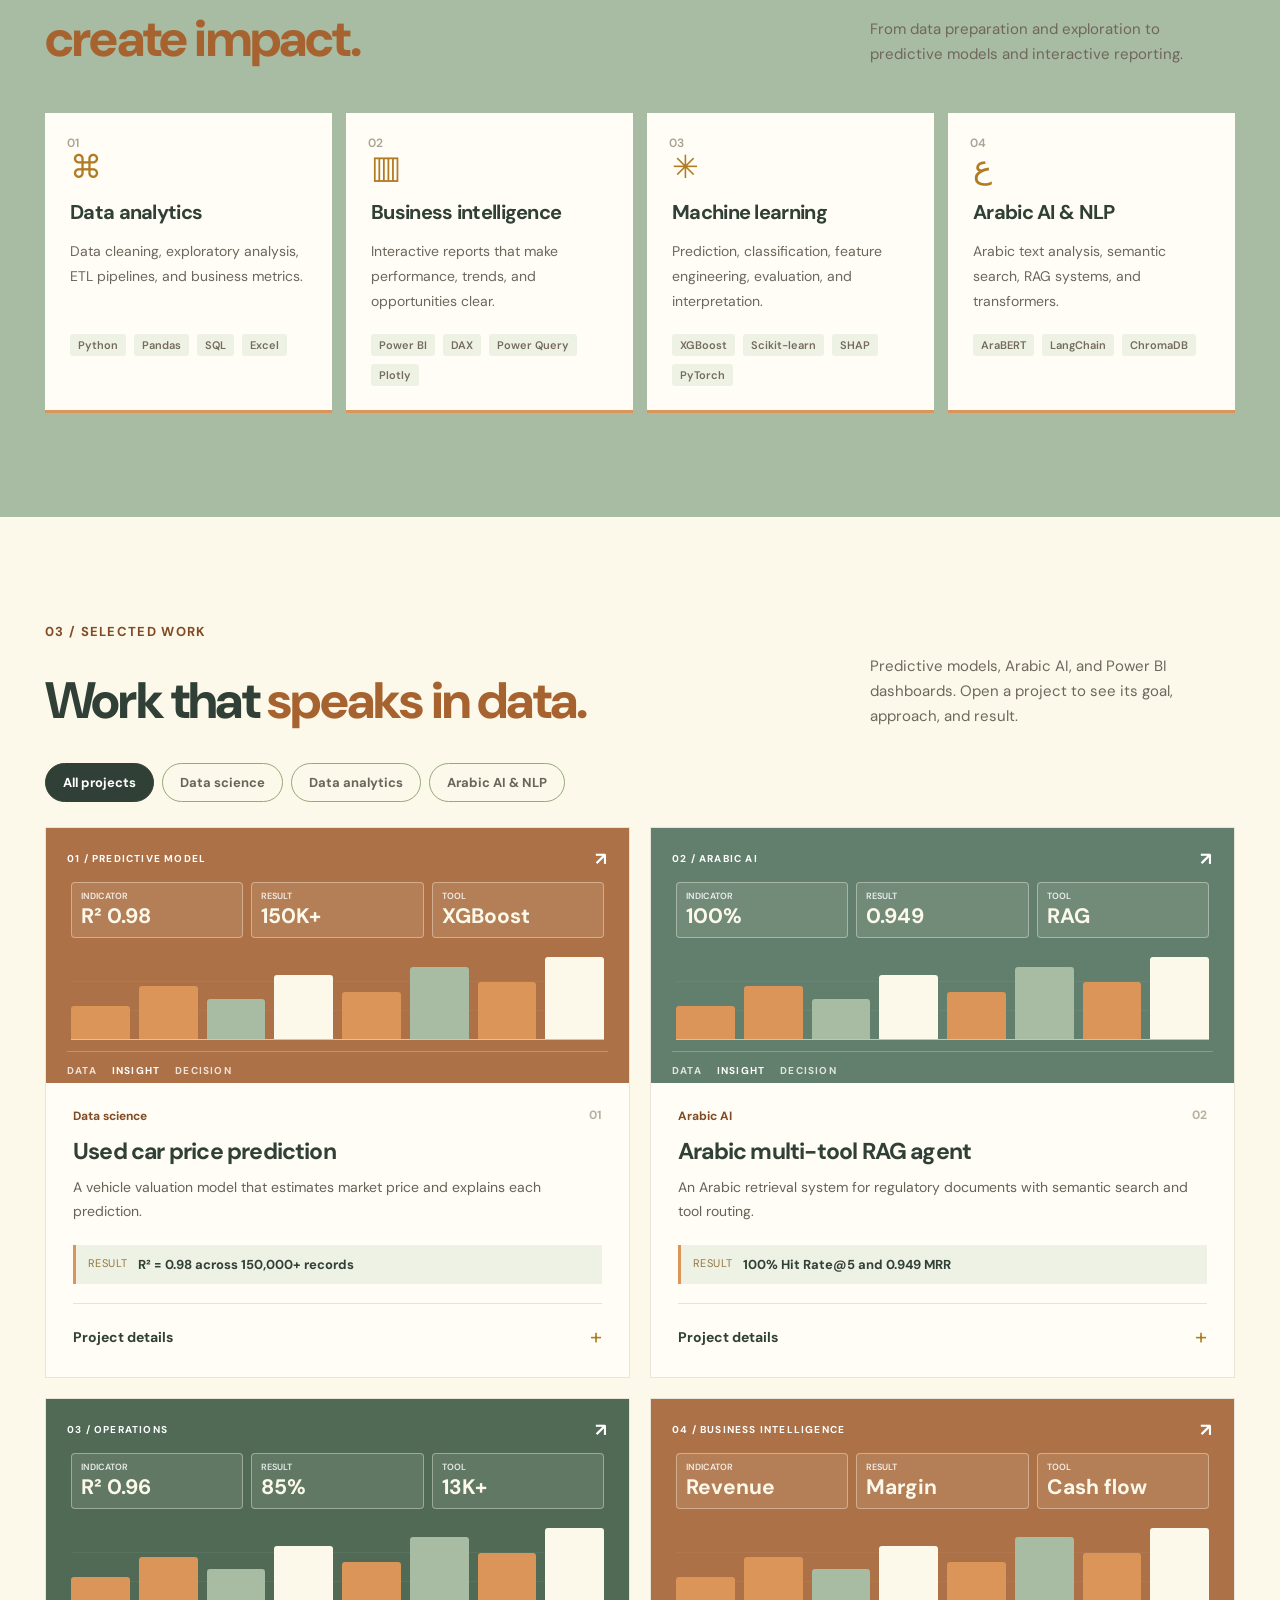
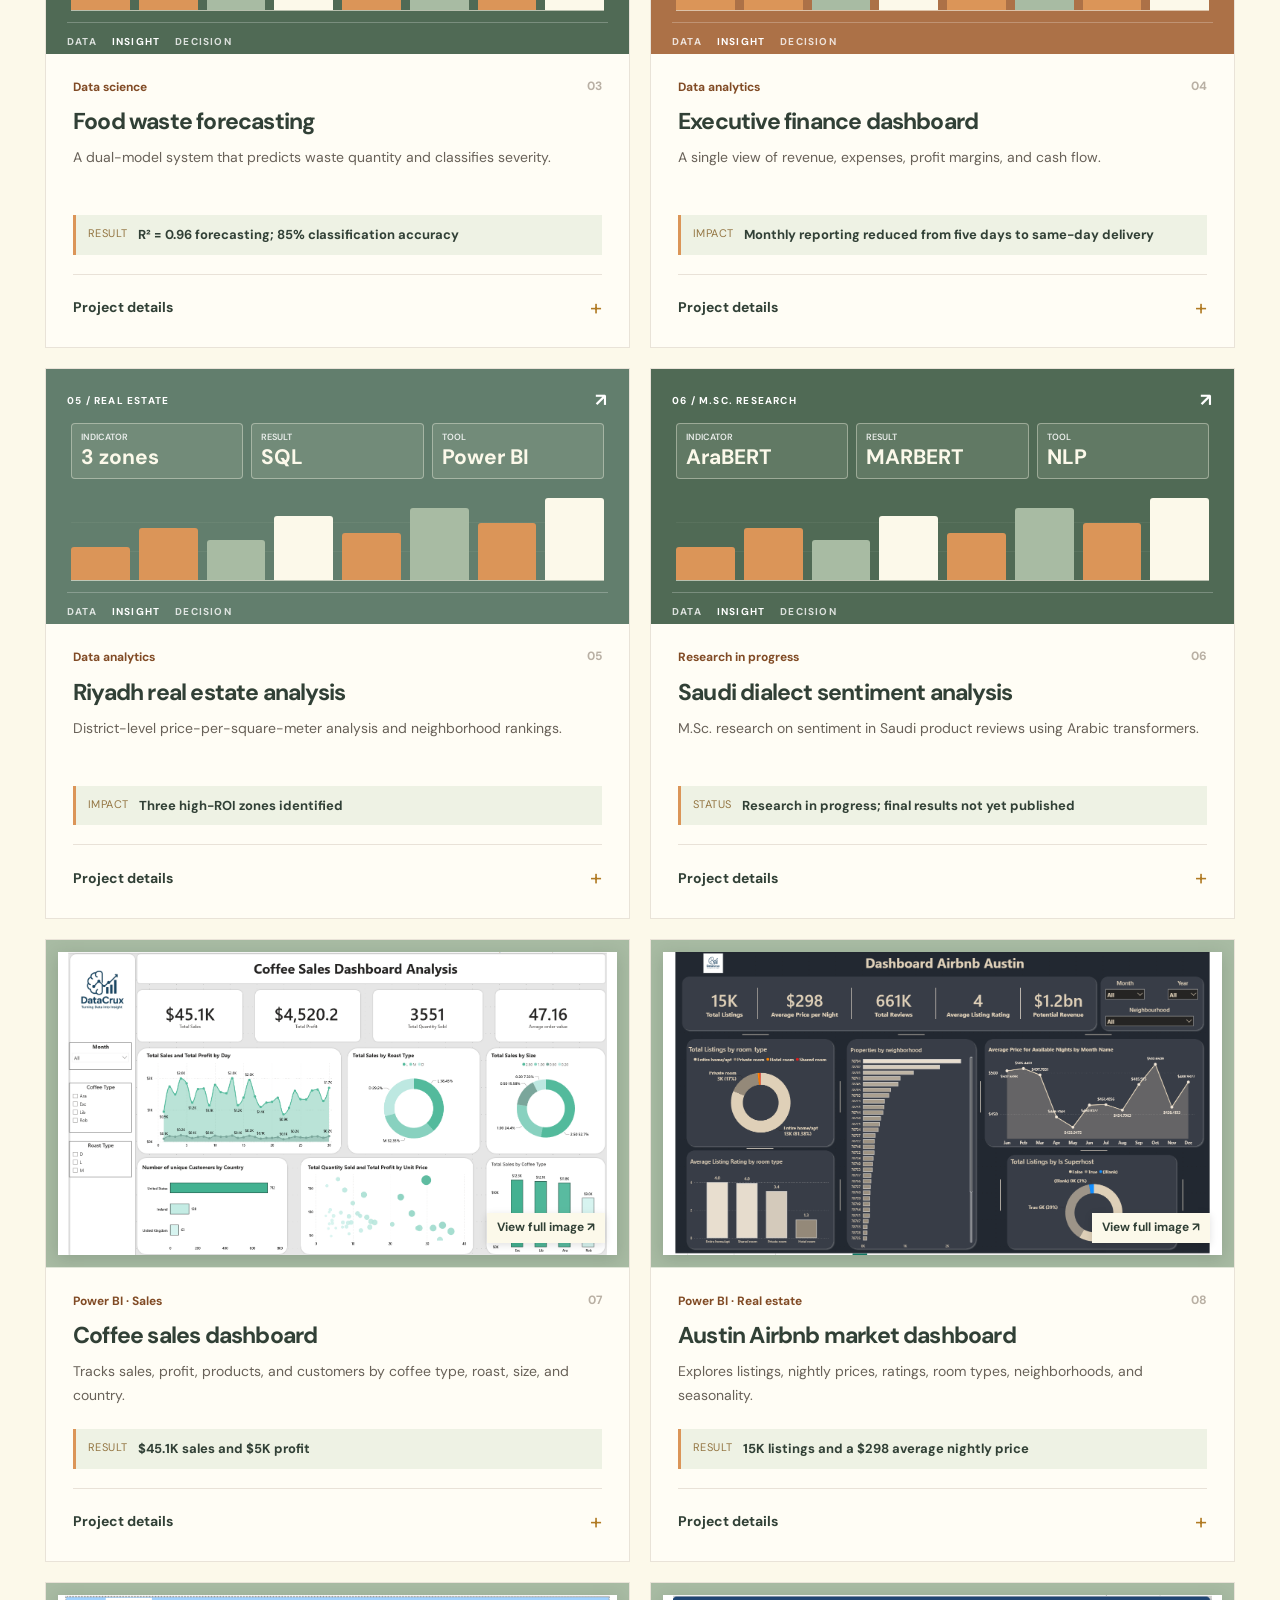
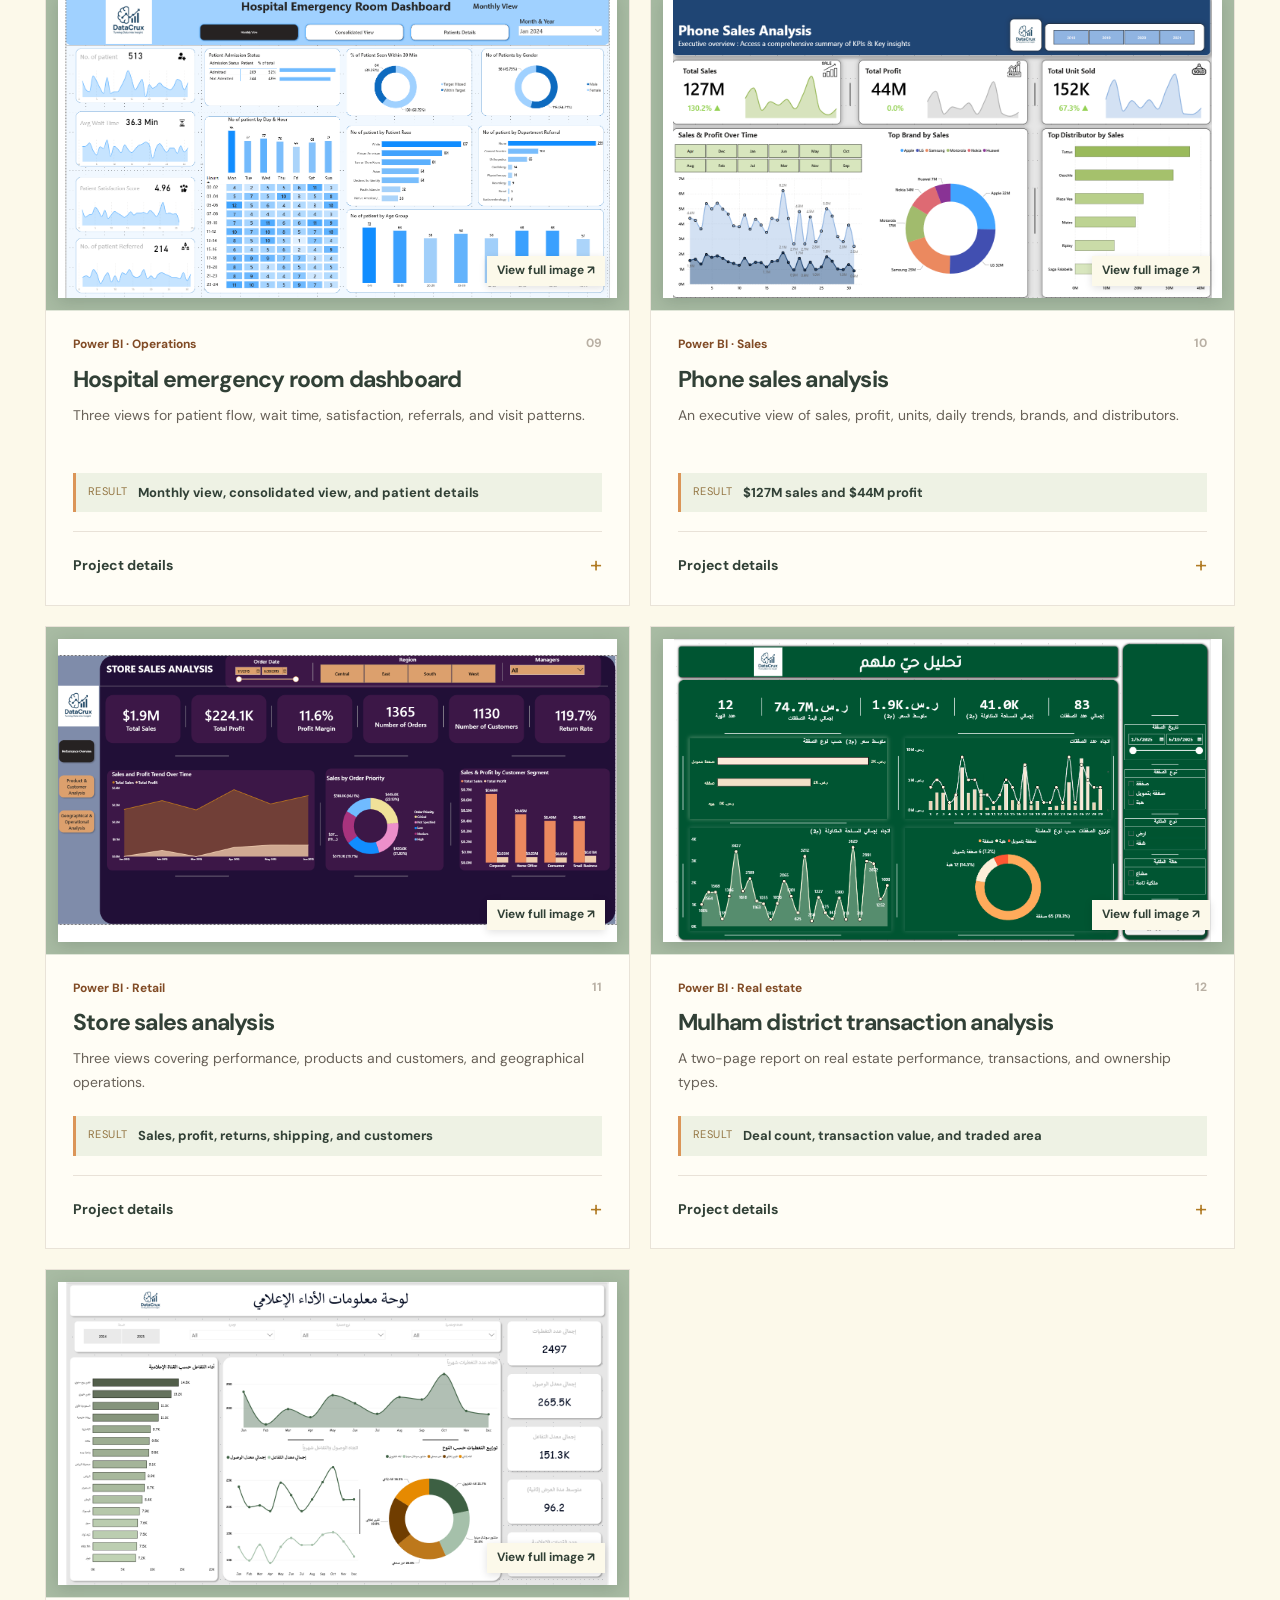
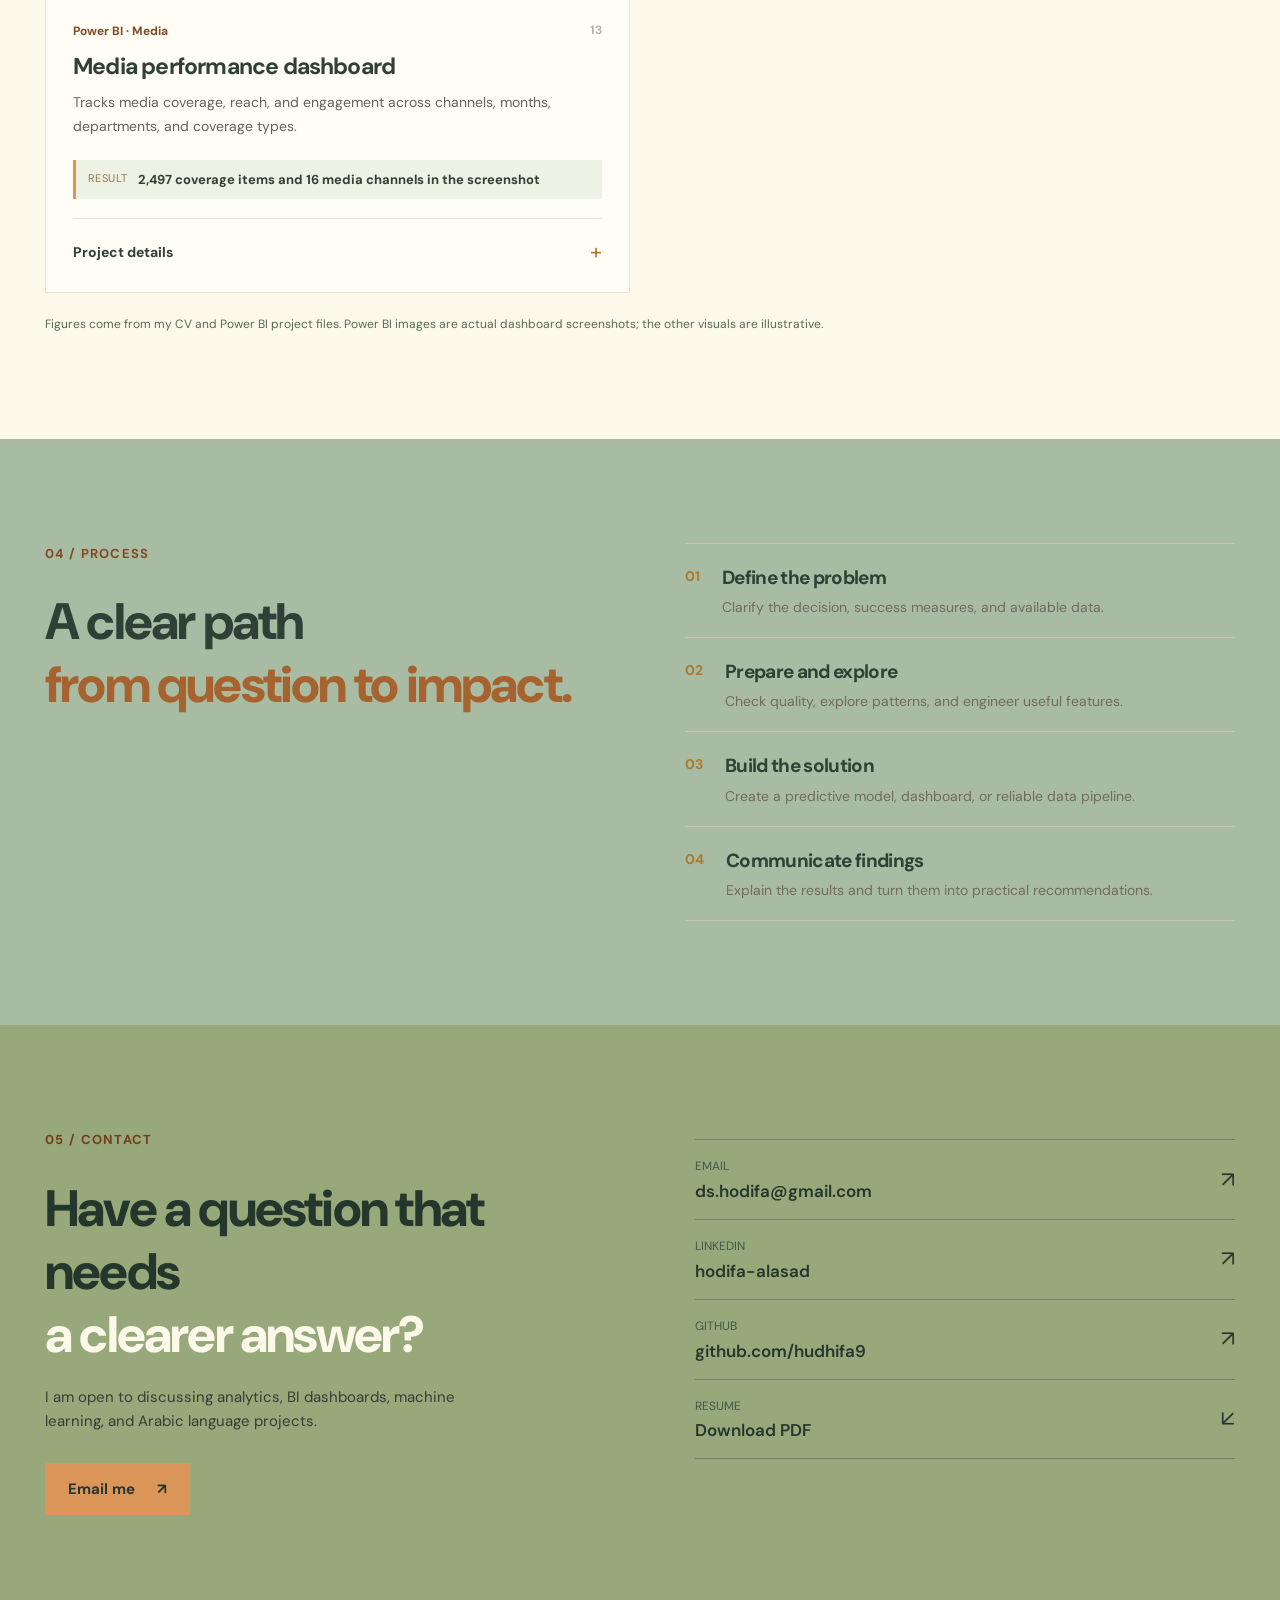
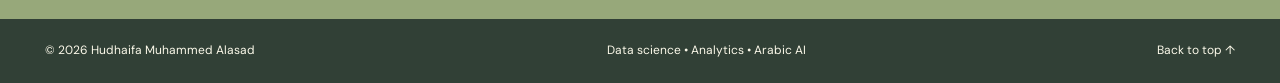
<file: en.html>
<!doctype html>
<html lang="en" dir="ltr">

<head>
  <meta charset="utf-8">
  <meta name="viewport" content="width=device-width, initial-scale=1">
  <meta name="theme-color" content="#97A87A">
  <meta name="description"
    content="Hudhaifa Alasad's data science and data analytics portfolio: machine learning, Arabic NLP, Power BI dashboards, and predictive analytics.">
  <title>Hudhaifa Alasad | Data Science & Analytics</title>
  <link rel="preconnect" href="https://fonts.googleapis.com">
  <link rel="preconnect" href="https://fonts.gstatic.com" crossorigin>
  <link
    href="https://fonts.googleapis.com/css2?family=DM+Sans:wght@400;500;600;700;800&family=Tajawal:wght@400;500;600;700;800&display=swap"
    rel="stylesheet">
  <link rel="stylesheet" href="styles.css">
  <link rel="stylesheet" href="en.css">
  <link rel="stylesheet" href="shots.css">
</head>

<body class="en">
  <a class="skip-link" href="#main">Skip to content</a>
  <header class="site-header">
    <div class="container nav-wrap"><a class="brand" href="#top" aria-label="Back to top"><span
          class="brand-mark">H<span>.</span></span><span>Hudhaifa Alasad</span></a>
      <nav aria-label="Main navigation"><a href="#about">About</a><a href="#skills">Skills</a><a
          href="#projects">Projects</a><a href="#contact">Contact</a></nav><a class="lang-switch" href="index.html"
        lang="ar" hreflang="ar" aria-label="عرض النسخة العربية">عربي</a><a class="nav-cta"
        href="assets/Hudhaifa_Alasad_Data_Scientist.pdf" download>Download CV <span aria-hidden="true">↙</span></a>
    </div>
  </header>
  <main id="main">
    <section class="hero" id="top">
      <div class="container hero-grid">
        <div class="hero-copy">
          <div class="eyebrow"><span class="eyebrow-line"></span> PORTFOLIO • DATA SCIENCE & ANALYTICS</div>
          <h1>Hudhaifa <em>Alasad</em></h1>
          <p class="hero-title">Data Scientist & Data Analyst</p>
          <p class="hero-description">I turn raw data into predictive models, clear dashboards, and practical insights.
            My work connects machine learning, business analytics, and Arabic language technology.</p>
          <div class="hero-tags"><span>Python & SQL</span><span>Power BI</span><span>Machine Learning</span><span>Arabic
              NLP</span></div>
          <div class="hero-actions"><a class="button button-primary" href="#projects">Explore projects <span
                aria-hidden="true">↘</span></a><a class="button button-text" href="#contact">Get in touch <span
                aria-hidden="true">→</span></a></div>
          <div class="hero-facts">
            <div><strong>150K+</strong><span>records in a car pricing model</span></div>
            <div><strong>0.98</strong><span>model R² score</span></div>
            <div><strong>6+</strong><span>consulting engagements</span></div>
          </div>
        </div>
        <div class="hero-visual" role="img"
          aria-label="Illustrative analytics dashboard with indicators, bar chart and donut chart">
          <div class="visual-top"><span><i></i> ANALYTICS OVERVIEW</span><span class="visual-dots">•••</span></div>
          <div class="metric-row">
            <div class="metric"><small>MODEL FIT</small><strong>98<span>%</span></strong><span class="positive">↗ Price
                prediction</span></div>
            <div class="metric"><small>DATA VOLUME</small><strong>150<span>K+</span></strong><span>records
                processed</span></div>
            <div class="metric"><small>ARABIC RETRIEVAL</small><strong>100<span>%</span></strong><span>Hit Rate@5</span>
            </div>
          </div>
          <div class="chart-panel">
            <div class="panel-heading"><strong>From data to decisions</strong><span>MODEL PERFORMANCE</span></div>
            <div class="chart-body">
              <div class="bars" aria-hidden="true"><i style="--h:31%"></i><i style="--h:43%"></i><i
                  style="--h:39%"></i><i style="--h:59%"></i><i style="--h:55%"></i><i style="--h:73%"></i><i
                  style="--h:69%"></i><i style="--h:84%"></i><i style="--h:94%"></i></div>
              <div class="chart-side">
                <div class="ring"><span>R²<br><b>0.98</b></span></div>
                <div class="side-lines"><i></i><i></i><i></i></div>
              </div>
            </div>
            <div class="chart-labels"><span>Data</span><span>Modeling</span><span>Actionable insight</span></div>
          </div>
          <div class="visual-footer"><span class="pulse"></span> DATA • MODEL • INSIGHT <span>01 / 03</span></div>
        </div>
      </div>
      <div class="hero-bottom container"><span>SCROLL TO EXPLORE</span><a href="#about"
          aria-label="Go to about section">↓</a></div>
    </section>
    <section class="about section" id="about">
      <div class="container about-grid">
        <div>
          <p class="section-kicker">01 / ABOUT</p>
          <h2>Start with a clear question.<br><em>End with a better decision.</em></h2>
        </div>
        <div class="about-copy">
          <p>I have delivered data science and business analytics solutions across real estate, finance, government, and
            media. I work through the full cycle: defining a problem, preparing data, analyzing and modeling it, and
            presenting the result as a usable dashboard or application.</p>
          <p>I am pursuing an M.Sc. in Computer Science. My current research studies sentiment in Saudi dialect product
            reviews using transformer models.</p><a class="inline-link" href="assets/Hudhaifa_Alasad_Data_Scientist.pdf"
            target="_blank" rel="noopener">View my CV <span aria-hidden="true">↗</span></a>
        </div>
      </div>
    </section>
    <section class="skills section" id="skills">
      <div class="container">
        <div class="section-heading">
          <div>
            <p class="section-kicker">02 / EXPERTISE</p>
            <h2>Tools I use to<br><em>create impact.</em></h2>
          </div>
          <p>From data preparation and exploration to predictive models and interactive reporting.</p>
        </div>
        <div class="skills-grid">
          <article class="skill-card"><span class="skill-num">01</span>
            <div class="skill-icon">⌘</div>
            <h3>Data analytics</h3>
            <p>Data cleaning, exploratory analysis, ETL pipelines, and business metrics.</p>
            <div class="skill-tools"><span>Python</span><span>Pandas</span><span>SQL</span><span>Excel</span></div>
          </article>
          <article class="skill-card"><span class="skill-num">02</span>
            <div class="skill-icon">▥</div>
            <h3>Business intelligence</h3>
            <p>Interactive reports that make performance, trends, and opportunities clear.</p>
            <div class="skill-tools"><span>Power BI</span><span>DAX</span><span>Power Query</span><span>Plotly</span>
            </div>
          </article>
          <article class="skill-card"><span class="skill-num">03</span>
            <div class="skill-icon">✳</div>
            <h3>Machine learning</h3>
            <p>Prediction, classification, feature engineering, evaluation, and interpretation.</p>
            <div class="skill-tools"><span>XGBoost</span><span>Scikit-learn</span><span>SHAP</span><span>PyTorch</span>
            </div>
          </article>
          <article class="skill-card"><span class="skill-num">04</span>
            <div class="skill-icon">ع</div>
            <h3>Arabic AI & NLP</h3>
            <p>Arabic text analysis, semantic search, RAG systems, and transformers.</p>
            <div class="skill-tools"><span>AraBERT</span><span>LangChain</span><span>ChromaDB</span></div>
          </article>
        </div>
      </div>
    </section>
    <section class="projects section" id="projects">
      <div class="container">
        <div class="section-heading projects-heading">
          <div>
            <p class="section-kicker">03 / SELECTED WORK</p>
            <h2>Work that <em>speaks in data.</em></h2>
          </div>
          <p>Predictive models, Arabic AI, and Power BI dashboards. Open a project to see its goal, approach, and
            result.</p>
        </div>
        <div class="filters" role="group" aria-label="Filter projects"><button class="filter active" data-filter="all"
            aria-pressed="true">All projects</button><button class="filter" data-filter="science"
            aria-pressed="false">Data science</button><button class="filter" data-filter="analytics"
            aria-pressed="false">Data analytics</button><button class="filter" data-filter="nlp"
            aria-pressed="false">Arabic AI & NLP</button></div>
        <div class="project-grid" id="english-projects"></div>
        <p class="project-note">Figures come from my CV and the Power BI project descriptions. Card visuals are
          illustrative rather than screenshots of the original reports.</p>
      </div>
    </section>
    <section class="approach section">
      <div class="container approach-grid">
        <div>
          <p class="section-kicker">04 / PROCESS</p>
          <h2>A clear path<br><em>from question to impact.</em></h2>
        </div>
        <div class="steps">
          <div><span>01</span>
            <div>
              <h3>Define the problem</h3>
              <p>Clarify the decision, success measures, and available data.</p>
            </div>
          </div>
          <div><span>02</span>
            <div>
              <h3>Prepare and explore</h3>
              <p>Check quality, explore patterns, and engineer useful features.</p>
            </div>
          </div>
          <div><span>03</span>
            <div>
              <h3>Build the solution</h3>
              <p>Create a predictive model, dashboard, or reliable data pipeline.</p>
            </div>
          </div>
          <div><span>04</span>
            <div>
              <h3>Communicate findings</h3>
              <p>Explain the results and turn them into practical recommendations.</p>
            </div>
          </div>
        </div>
      </div>
    </section>
    <section class="contact section" id="contact">
      <div class="container contact-grid">
        <div>
          <p class="section-kicker">05 / CONTACT</p>
          <h2>Have a question that needs<br><em>a clearer answer?</em></h2>
          <p>I am open to discussing analytics, BI dashboards, machine learning, and Arabic language projects.</p><a
            class="button button-primary" href="mailto:ds.hodifa@gmail.com?subject=Data%20project%20inquiry">Email me
            <span aria-hidden="true">↗</span></a>
        </div>
        <div class="contact-links"><a
            href="mailto:ds.hodifa@gmail.com"><span>EMAIL</span><strong>ds.hodifa@gmail.com</strong><b
              aria-hidden="true">↗</b></a><a href="https://www.linkedin.com/in/hodifa-alasad" target="_blank"
            rel="noopener noreferrer"><span>LINKEDIN</span><strong>hodifa-alasad</strong><b
              aria-hidden="true">↗</b></a><a href="https://github.com/hudhifa9" target="_blank"
            rel="noopener noreferrer"><span>GITHUB</span><strong>github.com/hudhifa9</strong><b
              aria-hidden="true">↗</b></a><a href="assets/Hudhaifa_Alasad_Data_Scientist.pdf"
            download><span>RESUME</span><strong>Download PDF</strong><b aria-hidden="true">↙</b></a></div>
      </div>
    </section>
  </main>
  <footer>
    <div class="container footer-wrap"><span>© <span id="year">2026</span> Hudhaifa Muhammed Alasad</span><span>Data
        science • Analytics • Arabic AI</span><a href="#top">Back to top ↑</a></div>
  </footer>
  <script src="en-projects.js"></script>
  <script src="en-shots.js"></script>
  <script src="script.js"></script>
</body>

</html>
</file>
<file: styles.css>
:root{--ink:#302e2a;--ink2:#5c564e;--paper:#f4f0e7;--white:#fffdf8;--line:#ded8cd;--amber:#e7a839;--amber2:#f1c572;--muted:#a49d91}*{box-sizing:border-box}html{scroll-behavior:smooth}body{margin:0;background:var(--paper);color:var(--ink);font-family:Tajawal,Arial,sans-serif;font-size:17px;line-height:1.65}a{color:inherit;text-decoration:none}button{font:inherit}svg{display:block}.container{width:min(1190px,calc(100% - 48px));margin-inline:auto}.skip-link{position:absolute;right:16px;top:-80px;z-index:99;background:white;padding:8px 16px}.skip-link:focus{top:8px}.site-header{position:absolute;z-index:10;width:100%;color:#f6f0e6}.nav-wrap{height:88px;display:flex;align-items:center;gap:40px;border-bottom:1px solid rgba(255,255,255,.16)}.brand{display:flex;align-items:center;gap:10px;font-weight:800;font-size:19px;white-space:nowrap}.brand-mark{width:35px;height:35px;display:grid;place-items:center;background:var(--amber);color:var(--ink);font:800 24px Georgia,serif;line-height:1}.brand-mark span{color:#fff}.site-header nav{display:flex;align-items:center;gap:32px;margin-inline:auto;font-size:14px;color:#e1dcd3}.site-header nav a:hover,.button-text:hover,.footer-wrap a:hover{color:var(--amber)}.nav-cta{border:1px solid rgba(255,255,255,.38);padding:9px 17px;font-size:14px;white-space:nowrap}.nav-cta:hover{border-color:var(--amber);color:var(--amber)}.nav-cta span{margin-right:10px}.hero{background:#302e2a;color:#f8f4eb;min-height:790px;position:relative;overflow:hidden;padding-top:88px}.hero:before{content:"";position:absolute;left:-180px;top:100px;width:600px;height:600px;border-radius:50%;background:radial-gradient(circle,rgba(229,167,57,.08),transparent 65%)}.hero-grid{display:grid;grid-template-columns:1.05fr .95fr;gap:62px;align-items:center;padding-block:88px 54px;position:relative}.eyebrow,.section-kicker{font-size:13px;letter-spacing:.02em;color:var(--amber);font-weight:700;margin:0 0 27px}.eyebrow-line{display:inline-block;width:24px;height:1px;background:var(--amber);vertical-align:middle;margin-left:8px}.hero h1{font-size:clamp(54px,5.6vw,86px);line-height:1.08;letter-spacing:-.04em;margin:0;font-weight:800}.hero h1 em,.section h2 em{color:var(--amber);font-style:normal}.hero-title{font-size:27px;margin:12px 0 20px;font-weight:700}.hero-description{font-size:17px;color:#cfc9be;max-width:620px;line-height:1.95;margin:0 0 24px}.hero-tags,.skill-tools{display:flex;flex-wrap:wrap;gap:8px}.hero-tags span{border:1px solid #625d54;border-radius:30px;padding:4px 13px;color:#ddd6ca;font:500 13px 'DM Sans',Tajawal,sans-serif;direction:ltr}.hero-actions{display:flex;align-items:center;gap:28px;margin-top:34px}.button{display:inline-flex;align-items:center;justify-content:center;gap:22px;min-height:52px;padding:11px 23px;font-weight:700;font-size:15px;transition:.2s ease}.button-primary{background:var(--amber);color:#292721}.button-primary:hover{background:var(--amber2);transform:translateY(-2px)}.button-text{padding-inline:0;color:#f4f0e7}.hero-facts{display:flex;gap:0;margin-top:57px;border-top:1px solid #59554e;padding-top:24px}.hero-facts div{min-width:0;flex:1;padding-inline:16px;border-left:1px solid #59554e}.hero-facts div:first-child{padding-right:0}.hero-facts div:last-child{border:0}.hero-facts strong{font:700 27px 'DM Sans',sans-serif;color:var(--amber);display:block;direction:ltr;text-align:right}.hero-facts span{display:block;color:#bbb4a9;font-size:12px;margin-top:3px}.hero-visual{background:#47443e;border:1px solid #5d584e;border-radius:11px;box-shadow:0 28px 65px rgba(0,0,0,.18);padding:20px;transform:rotate(-1deg);direction:ltr;position:relative}.hero-visual:before{content:"";position:absolute;inset:10px -11px -10px 11px;border:1px solid rgba(231,168,57,.25);border-radius:11px;z-index:-1}.visual-top,.visual-footer{display:flex;justify-content:space-between;color:#c6bdb0;font:600 10px 'DM Sans',sans-serif;letter-spacing:.12em}.visual-top i,.pulse{display:inline-block;width:7px;height:7px;background:#eeb35a;border-radius:50%;margin-right:6px}.visual-dots{font-size:16px;letter-spacing:3px;line-height:0}.metric-row{display:grid;grid-template-columns:repeat(3,1fr);gap:9px;margin:19px 0}.metric{background:#59554e;border:1px solid #68635b;border-radius:6px;padding:12px;color:#ded6c8}.metric small,.metric span{display:block;font:500 10px 'DM Sans',Tajawal,sans-serif}.metric strong{font:700 28px 'DM Sans',sans-serif;color:#fff;display:block;margin:1px 0}.metric strong span{display:inline;font-size:16px;color:var(--amber)}.metric .positive{color:#ebb15d}.chart-panel{background:#504c45;border:1px solid #686159;border-radius:7px;padding:17px}.panel-heading{display:flex;justify-content:space-between;align-items:center;gap:8px;direction:rtl}.panel-heading strong{font-size:15px}.panel-heading span{font:600 9px 'DM Sans',sans-serif;color:#aaa397}.chart-body{display:grid;grid-template-columns:1.5fr .7fr;gap:20px;margin-top:17px;min-height:155px}.bars{display:flex;align-items:end;justify-content:space-around;gap:8px;border-bottom:1px solid #777066;background:repeating-linear-gradient(to top,transparent 0 39px,rgba(255,255,255,.08) 40px);height:155px}.bars i{width:12%;height:var(--h);background:linear-gradient(to top,#a77c3b,#e8ac4a);border-radius:3px 3px 0 0}.bars i:nth-child(2n){background:linear-gradient(to top,#897c64,#b8a88a)}.chart-side{display:flex;align-items:center;justify-content:center;flex-direction:column;gap:13px}.ring{width:108px;height:108px;border-radius:50%;background:conic-gradient(var(--amber) 0 78%,#787167 78%);display:grid;place-items:center}.ring:before{content:"";position:absolute;background:#504c45;width:72px;height:72px;border-radius:50%}.ring span{position:relative;z-index:1;text-align:center;color:#d4c7b5;font:600 10px 'DM Sans',sans-serif}.ring b{color:white;font-size:18px}.side-lines{width:80%}.side-lines i{display:block;height:5px;background:#b1a79a;opacity:.6;border-radius:5px;margin-bottom:6px}.side-lines i:nth-child(2){width:67%}.side-lines i:nth-child(3){width:83%}.chart-labels{display:flex;justify-content:space-between;color:#bcb3a7;font-size:10px;padding-top:10px}.visual-footer{margin-top:16px}.visual-footer span:last-child{margin-left:auto}.hero-bottom{display:flex;justify-content:space-between;align-items:center;color:#b7b1a7;font-size:12px;letter-spacing:.04em;padding-bottom:26px}.hero-bottom a{font-size:24px;color:var(--amber)}.section{padding-block:104px}.section h2{font-size:clamp(35px,4vw,57px);line-height:1.23;letter-spacing:-.035em;margin:0;font-weight:800}.about-grid{display:grid;grid-template-columns:1fr 1fr;gap:90px}.about h2 em,.skills h2 em,.projects h2 em,.approach h2 em{color:#b17b24}.about-copy{padding-top:39px}.about-copy p{font-size:18px;line-height:2;color:#5d574e;margin:0 0 18px}.inline-link{display:inline-flex;gap:24px;border-bottom:1px solid var(--ink);font-weight:700;margin-top:7px;padding-bottom:5px}.inline-link:hover{color:#a56d19;border-color:#a56d19}.skills{background:#ece7db}.section-heading{display:flex;align-items:end;justify-content:space-between;gap:45px;margin-bottom:42px}.section-heading>p{max-width:365px;color:#6f675c;margin:0 0 4px}.skills-grid{display:grid;grid-template-columns:repeat(4,1fr);gap:14px}.skill-card{position:relative;background:var(--white);padding:28px 25px 24px;min-height:285px;border-bottom:3px solid var(--amber);transition:transform .2s}.skill-card:hover{transform:translateY(-5px)}.skill-num{position:absolute;top:22px;left:22px;font:600 12px 'DM Sans',sans-serif;color:#aaa295}.skill-icon{font-family:Georgia,serif;font-size:32px;color:#b17b24;height:45px}.skill-card h3{font-size:20px;margin:10px 0 10px}.skill-card p{font-size:14px;color:#6d665d;line-height:1.8;min-height:75px;margin:0 0 20px}.skill-tools span{font:600 11px 'DM Sans',Tajawal,sans-serif;color:#746b5d;background:#f2eee5;padding:4px 8px;border-radius:3px;direction:ltr}.projects{background:#f8f5ee}.projects-heading{margin-bottom:30px}.filters{display:flex;flex-wrap:wrap;gap:8px;margin-bottom:25px}.filter{border:1px solid #d8d0c3;background:transparent;color:#6c645a;padding:8px 17px;border-radius:30px;cursor:pointer;font-size:13px;font-weight:700}.filter:hover,.filter.active{background:var(--ink);color:#fff;border-color:var(--ink)}.project-grid{display:grid;grid-template-columns:repeat(2,minmax(0,1fr));gap:20px}.project-card{background:#fff;border:1px solid #e9e3d8;min-width:0;transition:box-shadow .2s,transform .2s}.project-card:hover{box-shadow:0 16px 36px rgba(38,35,29,.08);transform:translateY(-3px)}.project-card[hidden]{display:none}.project-art{height:255px;padding:19px 21px 0;color:#fff;overflow:hidden;display:flex;flex-direction:column;position:relative;direction:ltr}.art-header,.art-footer{display:flex;justify-content:space-between;align-items:center;font:700 10px 'DM Sans',sans-serif;letter-spacing:.12em;position:relative;z-index:1}.art-header span:last-child{font-size:18px}.art-footer{justify-content:flex-start;gap:15px;margin-top:auto;border-top:1px solid rgba(255,255,255,.24);padding:12px 0;color:rgba(255,255,255,.8)}.art-footer span{color:#fff}.car-art{background:#50483e}.car-chart{display:flex;align-items:center;flex:1;position:relative;padding:20px 8px}.car-chart svg{position:absolute;inset:auto 0 0;width:100%;height:140px;color:#edb64f;opacity:.85}.chart-copy{position:relative;z-index:1;display:flex;flex-direction:column;color:#fff;text-shadow:0 2px 10px #3f382f}.chart-copy small{font-size:13px}.chart-copy strong{font:700 37px 'DM Sans',sans-serif}.chart-copy span{font:600 11px 'DM Sans',sans-serif;color:#e0d2bc}.rag-art{background:#3d4a46}.rag-flow{display:flex;align-items:center;justify-content:center;gap:9px;flex:1;direction:rtl}.rag-flow div{border:1px solid #8daaa1;background:rgba(255,255,255,.08);border-radius:8px;padding:14px 13px;font-size:13px;font-weight:700;white-space:nowrap}.rag-flow>span{color:#e9b968}.rag-stat{display:flex;align-items:baseline;gap:7px;justify-content:center}.rag-stat strong{font:700 22px 'DM Sans',sans-serif;color:#edbd67}.rag-stat span{font:600 11px 'DM Sans',sans-serif}.rag-stat i{height:18px;width:1px;background:#99aaa3;margin-inline:12px}.waste-art{background:#525c50}.waste-chart{position:relative;flex:1;padding:15px 12px 0}.mini-label{font-size:13px}.waste-bars{height:130px;display:flex;align-items:end;justify-content:space-around;gap:11px;border-bottom:1px solid #b6c0a9;margin-top:4px}.waste-bars i{height:var(--h);flex:1;background:#d6c79a;border-radius:4px 4px 0 0}.waste-bars i:nth-child(2n){background:#a3b29a}.waste-badge{position:absolute;right:10px;top:28px;background:#ebd59b;color:#36443b;padding:8px 12px;font:700 15px 'DM Sans',sans-serif}.business-art{background:#3a4652}.business-dashboard{flex:1;padding:16px 12px}.business-kpis{display:flex;gap:8px;direction:rtl}.business-kpis span{flex:1;background:#5a6670;padding:6px 10px;border-radius:3px;display:flex;justify-content:space-between;align-items:center}.business-kpis small{font-size:11px}.business-kpis b{color:#e6b85e;font-size:20px}.business-lines{height:115px;margin-top:8px;background:repeating-linear-gradient(to top,transparent 0 27px,rgba(255,255,255,.09) 28px)}.business-lines svg{width:100%;height:100%;color:#eeb85b}.real-art{background:#66564b}.real-visual{flex:1;display:flex;gap:25px;align-items:center;justify-content:center}.real-map{width:45%;height:130px;border:1px dashed rgba(255,255,255,.45);border-radius:37% 49% 35% 43%;position:relative;transform:rotate(-12deg);background:radial-gradient(circle at 40% 40%,rgba(239,181,78,.25),transparent 70%)}.real-map i{position:absolute;width:11px;height:11px;background:#efbb62;border:2px solid #fff;border-radius:50%;box-shadow:0 0 0 8px rgba(239,187,98,.2)}.real-map i:nth-child(1){top:24%;left:29%}.real-map i:nth-child(2){top:60%;left:46%}.real-map i:nth-child(3){top:35%;left:68%}.real-map i:nth-child(4){top:72%;left:72%;width:6px;height:6px;box-shadow:none}.real-map i:nth-child(5){top:17%;left:55%;width:6px;height:6px;box-shadow:none}.real-copy{display:flex;flex-direction:column}.real-copy small{font-size:13px}.real-copy strong{font:700 64px 'DM Sans',sans-serif;color:#f2bc67;line-height:1}.real-copy span{font-size:12px}.sentiment-art{background:#59516a}.sentiment-visual{flex:1;position:relative;padding-top:20px;display:flex;flex-direction:column;gap:9px;align-items:flex-start;direction:rtl}.speech{background:#746d83;border-radius:8px;padding:5px 12px;font-size:13px;min-width:50%;display:flex;justify-content:space-between;gap:12px}.speech span{color:#edc479}.speech.two{margin-right:18%;background:#6b6378}.speech.three{margin-right:7%}.sentiment-line{font:700 10px 'DM Sans',sans-serif;direction:ltr;align-self:flex-end;letter-spacing:.09em}.sentiment-line span{color:#edc479}.project-content{padding:24px 27px 21px}.project-meta{display:flex;justify-content:space-between;font-size:12px;font-weight:700;color:#a07532}.project-meta span:last-child{font:700 12px 'DM Sans',sans-serif;color:#b9b0a4}.project-content h3{font-size:24px;line-height:1.35;margin:9px 0}.project-content>p{font-size:15px;color:#686158;min-height:49px;margin:0 0 20px}.project-result{background:#f5f0e6;border-right:3px solid var(--amber);padding:9px 12px;display:flex;gap:10px;align-items:baseline;font-size:13px}.project-result span{color:#947643;white-space:nowrap}.project-result strong{font-weight:700}.project-content details{border-top:1px solid #e9e2d8;margin-top:19px}.project-content summary{list-style:none;cursor:pointer;display:flex;justify-content:space-between;align-items:center;padding-top:15px;font-size:14px;font-weight:700}.project-content summary::-webkit-details-marker{display:none}.project-content summary span{font-size:22px;font-weight:400;color:#b17b24}.project-content details[open] summary span{transform:rotate(45deg)}.details-body{padding-top:12px;color:#5d574e;font-size:14px}.details-body div{margin-bottom:13px}.details-body b{color:#9e6c22}.details-body p{margin:2px 0 0;line-height:1.7}.project-note{font-size:12px;color:#8a8073;margin:22px 0 0}.approach{background:#e9e4d9}.approach-grid{display:grid;grid-template-columns:1fr 1fr;gap:90px}.steps>div{display:flex;gap:22px;border-top:1px solid #cac1b3;padding:18px 0}.steps>div:last-child{border-bottom:1px solid #cac1b3}.steps>div>span{font:700 14px 'DM Sans',sans-serif;color:#ac7a2d;padding-top:5px}.steps h3{margin:0;font-size:19px}.steps p{margin:3px 0 0;font-size:14px;color:#726b62}.contact{background:#302e2a;color:#f8f4eb}.contact-grid{display:grid;grid-template-columns:1fr 1fr;gap:110px}.contact h2{margin-bottom:18px}.contact p:not(.section-kicker){color:#c1b9ac;max-width:450px;margin-bottom:29px}.contact-links{padding-top:10px}.contact-links a{display:grid;grid-template-columns:1fr auto;gap:3px 16px;padding:17px 0;border-bottom:1px solid #5d584f}.contact-links a:first-child{border-top:1px solid #5d584f}.contact-links a:hover strong,.contact-links a:hover b{color:var(--amber)}.contact-links span{font-size:12px;color:#aaa295;grid-column:1}.contact-links strong{font:600 17px 'DM Sans',Tajawal,sans-serif;direction:ltr;text-align:right;grid-column:1}.contact-links b{grid-column:2;grid-row:1/3;align-self:center;font-size:22px;font-weight:400}footer{background:#252420;color:#afa89c;font-size:12px}.footer-wrap{display:flex;justify-content:space-between;gap:20px;padding-block:22px}.footer-wrap a{color:#e0d9cf}@media(max-width:1000px){.hero-grid{gap:28px}.hero h1{font-size:58px}.skills-grid{grid-template-columns:repeat(2,1fr)}.about-grid,.approach-grid,.contact-grid{gap:42px}}@media(max-width:740px){.container{width:min(100% - 36px,600px)}.nav-wrap{height:68px}.site-header nav{display:none}.brand{font-size:16px}.nav-cta{margin-right:auto;font-size:12px;padding:6px 9px}.hero{padding-top:68px;min-height:auto}.hero-grid{display:block;padding:56px 0 30px}.hero h1{font-size:clamp(50px,10vw,70px)}.hero-title{font-size:23px}.hero-description{font-size:16px}.hero-facts{margin-top:40px}.hero-facts strong{font-size:23px}.hero-facts span{font-size:10px}.hero-visual{margin-top:42px;transform:none}.hero-bottom{padding-bottom:17px}.section{padding-block:70px}.about-grid,.approach-grid,.contact-grid{grid-template-columns:1fr;gap:24px}.about-copy{padding-top:0}.section-heading{display:block}.section-heading>p{margin-top:22px}.project-grid{grid-template-columns:1fr}.project-art{height:235px}.footer-wrap{flex-wrap:wrap}.footer-wrap span:nth-child(2){display:none}}@media(max-width:480px){.nav-cta{font-size:0}.nav-cta span{font-size:18px;margin:0}.hero h1{font-size:51px}.hero-actions{gap:16px}.button{padding-inline:16px;gap:8px}.hero-facts div{padding-inline:8px}.metric-row{gap:5px}.metric{padding:8px}.metric strong{font-size:21px}.metric small,.metric span{font-size:8px}.chart-body{grid-template-columns:1.6fr .8fr;gap:8px}.ring{width:83px;height:83px}.ring:before{width:55px;height:55px}.ring b{font-size:14px}.skills-grid{grid-template-columns:1fr}.skill-card{min-height:auto}.skill-card p{min-height:0}.rag-flow{gap:3px}.rag-flow div{font-size:10px;padding:9px 5px}.project-content h3{font-size:21px}.footer-wrap{font-size:11px}}@media(prefers-reduced-motion:reduce){html{scroll-behavior:auto}*,*:before,*:after{transition:none!important;animation:none!important}}

/* User-selected palette */
:root{--ink:#314036;--ink2:#405448;--paper:#FCF9EA;--white:#FCF9EA;--line:#A8BBA3;--amber:#DB9558;--amber2:#e7ac78;--muted:#97A87A}
.site-header,.hero,.contact{color:#25372d}.hero{background:#97A87A}.contact{background:#97A87A}.hero:before{background:radial-gradient(circle,rgba(252,249,234,.28),transparent 65%)}.nav-wrap{border-color:rgba(37,55,45,.22)}.site-header nav{color:#33483b}.site-header nav a:hover,.button-text:hover{color:#824b25}.nav-cta{border-color:#314036}.nav-cta:hover{color:#824b25;border-color:#824b25}.hero h1 em,.hero-facts strong,.hero-bottom a{color:#FCF9EA}.hero-description,.hero-facts span,.hero-bottom,.contact p:not(.section-kicker){color:#314036}.hero-tags span{border-color:#6c8067;color:#25372d}.button-text{color:#25372d}.button-primary{color:#25372d}.hero-facts{border-color:#708668}.hero-facts div{border-color:#708668}.hero-visual{background:#47634e;border-color:#385843;color:#FCF9EA}.hero-visual:before{border-color:#FCF9EA}.metric{background:#59745e;border-color:#799078;color:#FCF9EA}.metric strong{color:#FCF9EA}.metric strong span,.metric .positive{color:#f8c797}.chart-panel{background:#4c6853;border-color:#7b947a}.ring:before{background:#4c6853}.visual-top,.visual-footer,.panel-heading span,.chart-labels{color:#e7eadb}.skills,.approach{background:#A8BBA3}.projects{background:#FCF9EA}.about h2 em,.skills h2 em,.projects h2 em,.approach h2 em{color:#a7632f}.section-kicker,.eyebrow,.project-meta,.details-body b{color:#814b25}.skill-card,.project-card{background:#fffdf5}.skill-tools span,.project-result{background:#eef2e4}.filter{border-color:#97A87A}.filter:hover,.filter.active{background:#314036;border-color:#314036}.contact-links a,.contact-links a:first-child{border-color:#6d8269}.contact-links span{color:#3f5949}.contact-links a:hover strong,.contact-links a:hover b{color:#FCF9EA}.contact h2 em{color:#FCF9EA}.contact .section-kicker{color:#713f20}footer{background:#314036;color:#FCF9EA}.footer-wrap a{color:#FCF9EA}.lang-switch{border:1px solid currentColor;border-radius:30px;padding:4px 12px;font:700 12px 'DM Sans',sans-serif}.lang-switch:hover{background:#FCF9EA;color:#314036}.pb-art{background:#59745e}.pb-sage{background:#627e6d}.pb-olive{background:#506a55}.pb-orange{background:#ac7147}.pb-preview{flex:1;display:flex;flex-direction:column;justify-content:center;gap:15px;padding:11px 4px}.pb-kpis{display:grid;grid-template-columns:repeat(3,1fr);gap:8px}.pb-kpis span{border:1px solid rgba(252,249,234,.38);background:rgba(252,249,234,.1);border-radius:4px;padding:7px 9px}.pb-kpis small{display:block;font:600 9px 'DM Sans',sans-serif;opacity:.85}.pb-kpis b{display:block;font:700 21px 'DM Sans',sans-serif;color:#FCF9EA}.pb-columns{height:87px;display:flex;align-items:end;gap:9px;border-bottom:1px solid rgba(252,249,234,.6);background:repeating-linear-gradient(to top,transparent 0 28px,rgba(252,249,234,.1) 29px)}.pb-columns i{height:var(--h);flex:1;background:#DB9558;border-radius:3px 3px 0 0}.pb-columns i:nth-child(3n){background:#A8BBA3}.pb-columns i:nth-child(4n){background:#FCF9EA}.project-note{color:#586957}.ltr{direction:ltr;text-align:left}.en .hero-facts strong{text-align:left}.en .contact-links strong{text-align:left}.en .project-result{border-right:0;border-left:3px solid var(--amber)}.en .hero-facts div{border-left:0;border-right:1px solid #708668}.en .hero-facts div:last-child{border:0}@media(max-width:740px){.nav-wrap{gap:12px}.lang-switch{margin-inline-start:auto}.nav-cta{margin:0}}@media(max-width:480px){.pb-kpis b{font-size:17px}.lang-switch{padding:3px 9px}}
</file>
<file: shots.css>
.project-shot{position:relative;display:block;aspect-ratio:16/9;padding:12px;background:#A8BBA3;overflow:hidden;border-bottom:1px solid #dfe5d7}.project-shot img{display:block;width:100%;height:100%;object-fit:contain;background:#fff;box-shadow:0 4px 16px rgba(31,51,40,.18)}.project-shot:hover img{transform:scale(1.025)}.project-shot img{transition:transform .25s ease}.shot-open{position:absolute;left:24px;bottom:24px;background:#FCF9EA;color:#314036;padding:5px 10px;font-size:12px;font-weight:700;box-shadow:0 2px 8px rgba(0,0,0,.12)}.project-shot:hover .shot-open{background:#DB9558}.project-shot:focus-visible{outline:3px solid #314036;outline-offset:3px}.en .shot-open{left:auto;right:24px}@media(max-width:740px){.project-shot{padding:9px}.shot-open{left:18px;bottom:18px}.en .shot-open{right:18px}}@media(prefers-reduced-motion:reduce){.project-shot img{transition:none}}
</file>
<file: en.css>
body.en{font-family:'DM Sans',Arial,sans-serif;font-size:15px}.en .brand,.en h1,.en h2,.en h3{letter-spacing:-.035em}.en .hero-description{font-size:17px;line-height:1.75}.en .about-copy p{font-size:16px;line-height:1.85}.en .skill-card p{font-size:14px}.en .project-content>p{font-size:14px;line-height:1.7}.en .section-kicker{letter-spacing:.1em}.en .project-result{align-items:start}.en .project-result span{text-transform:uppercase;font-size:11px;letter-spacing:.04em}.en .project-content h3{font-size:23px}.en .project-art{font-family:'DM Sans',Arial,sans-serif}.en .contact-links strong{text-align:left}.en .hero-visual .panel-heading{direction:ltr}.en .nav-cta span{margin-right:0;margin-left:10px}.en .skip-link{right:auto;left:16px}.en .lang-switch{font-family:Tajawal,Arial,sans-serif;font-size:14px}@media(max-width:740px){.en .hero h1{font-size:clamp(46px,9vw,66px)}}
</file>
